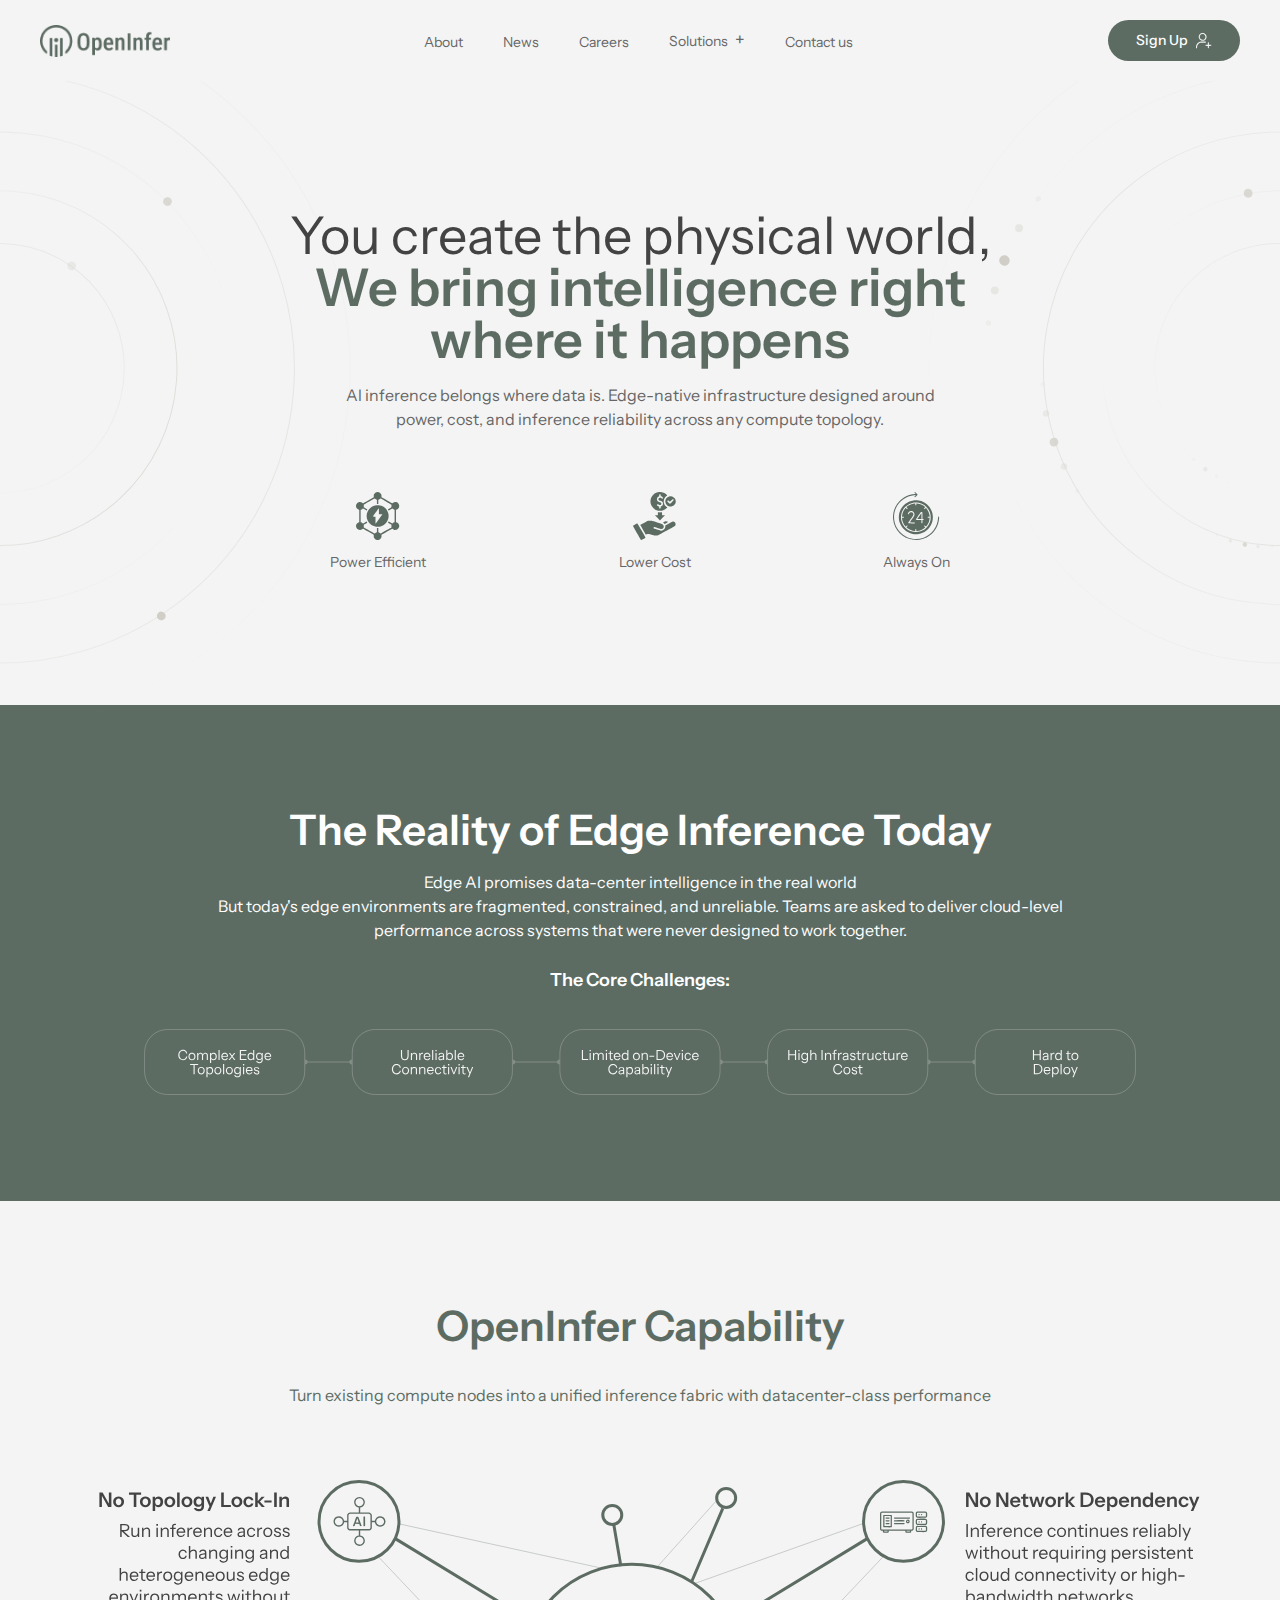
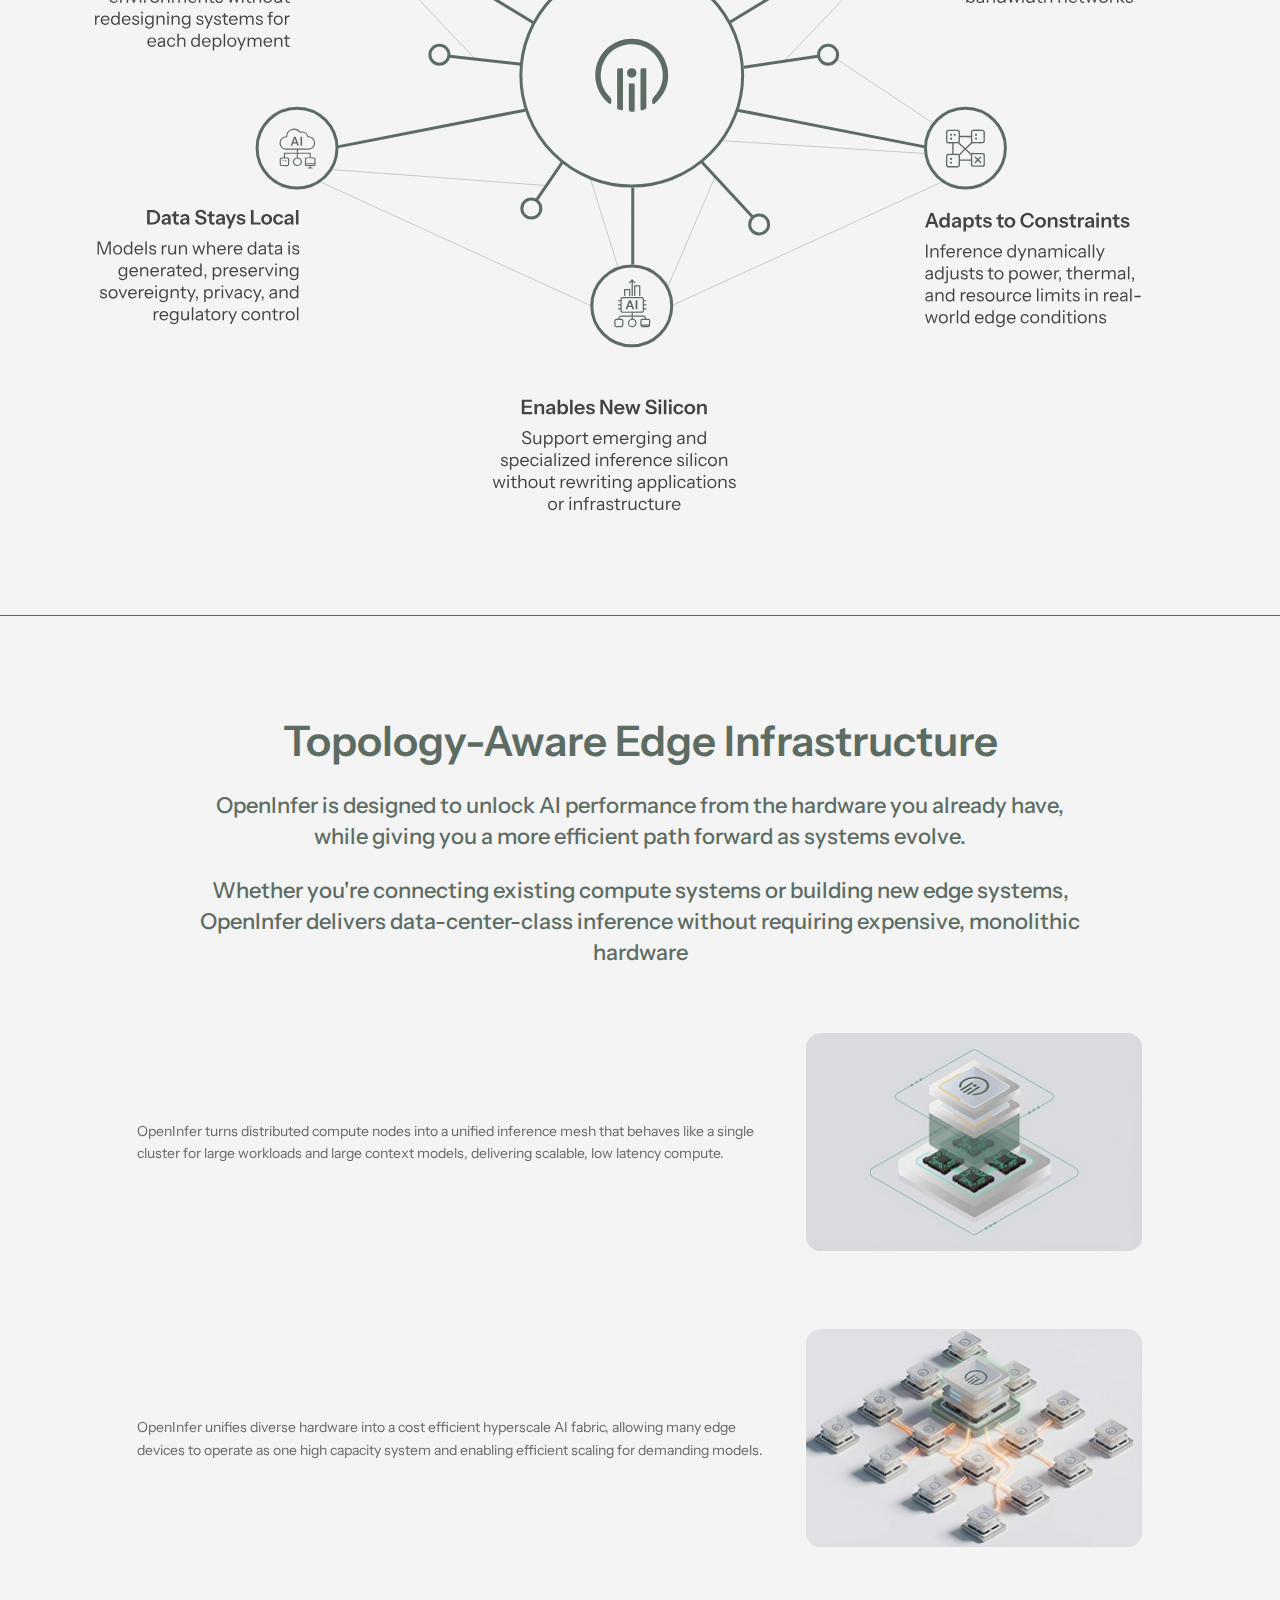
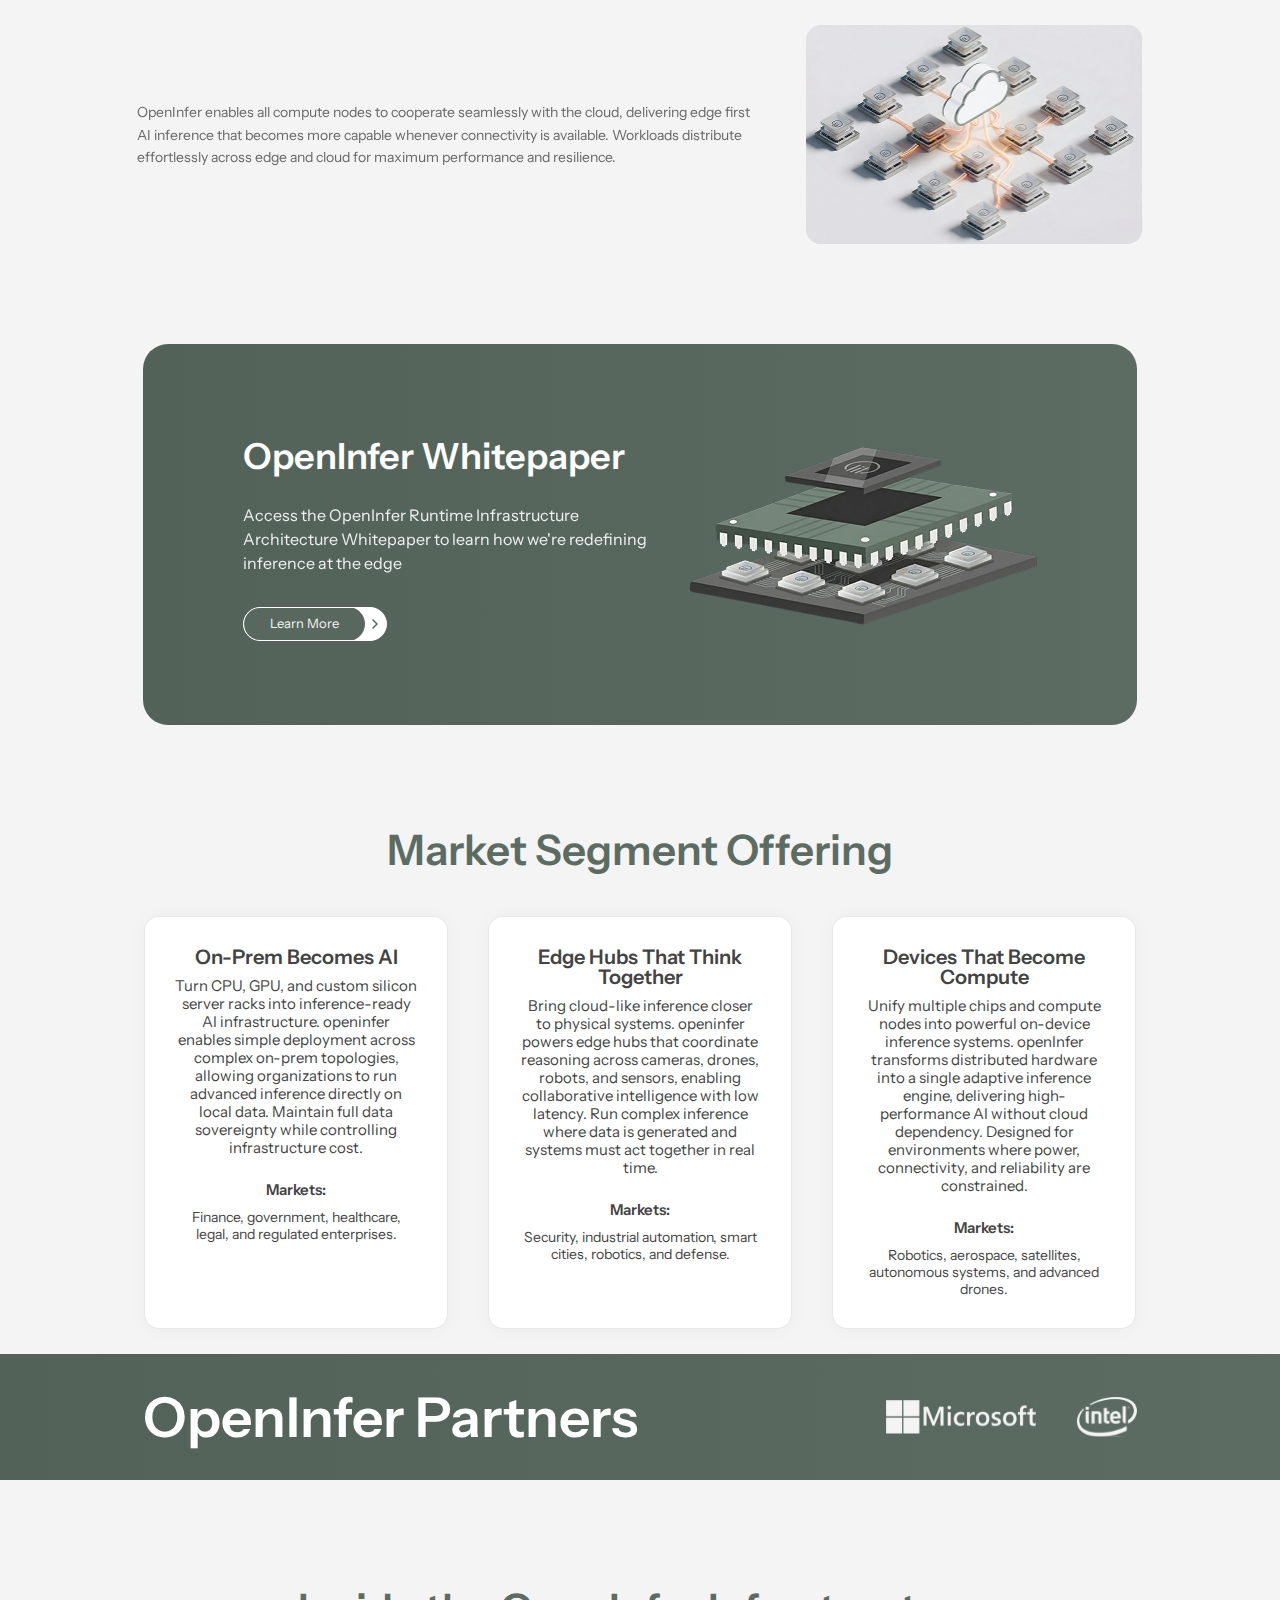
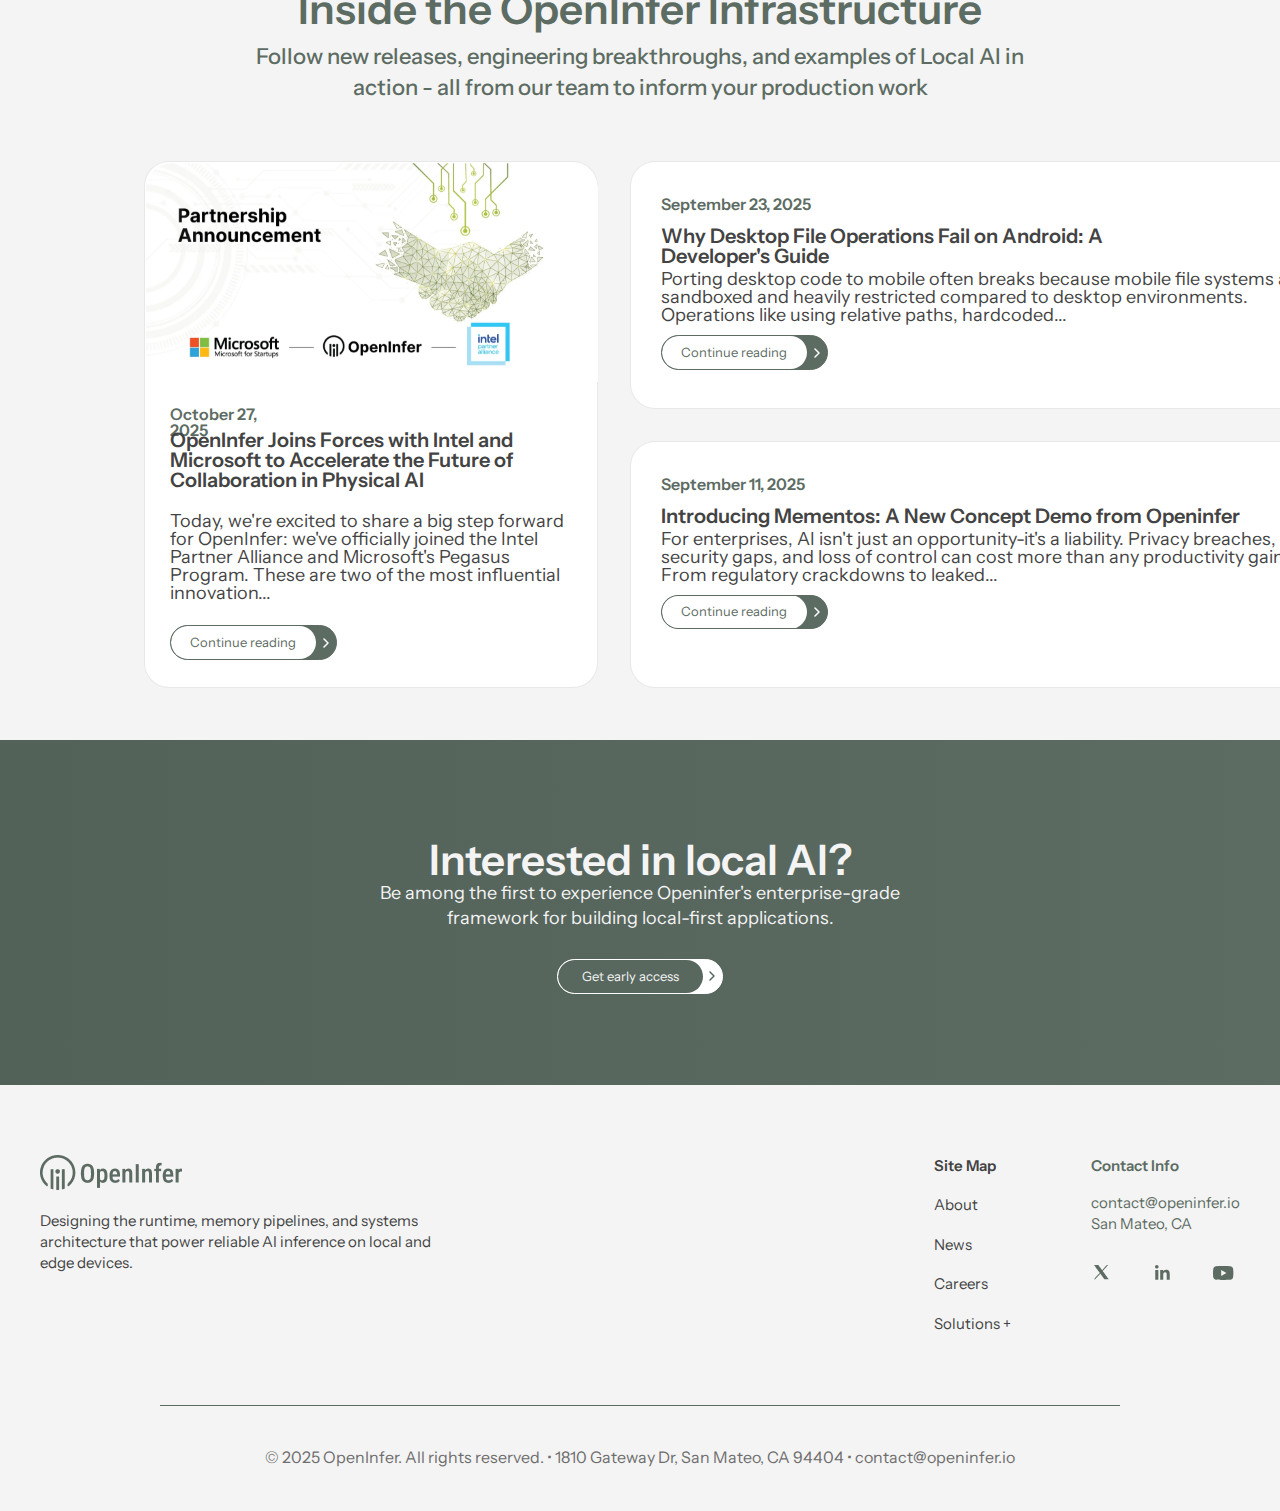
<file: index.html>
<!DOCTYPE html>
<html lang="en">
<head>
    <meta charset="UTF-8">
    <meta name="viewport" content="width=device-width, initial-scale=1.0">
    <title>OpenInfer - Local AI Infrastructure</title>
    <link rel="icon" type="image/x-icon" href="assets/favicon.ico">
    <link rel="icon" type="image/png" sizes="32x32" href="assets/favicon-32x32.png">
    <link rel="icon" type="image/png" sizes="16x16" href="assets/favicon-16x16.png">
    <link rel="apple-touch-icon" sizes="180x180" href="assets/apple-touch-icon.png">
    <link rel="preconnect" href="https://fonts.googleapis.com">
    <link rel="preconnect" href="https://fonts.gstatic.com" crossorigin>
    <link href="https://fonts.googleapis.com/css2?family=Instrument+Sans:wght@400;500;600;700&display=swap" rel="stylesheet">
    <link rel="stylesheet" href="common.css">
    <link rel="stylesheet" href="styles.css">
</head>
<body>

    <nav class="navbar">
        <div class="nav-container">
            <div class="logo">
                <img src="assets/Logo.png" alt="OpenInfer Logo" />
            </div>
            <ul class="nav-menu">
                <li><a href="about.html">About</a></li>
                <li><a href="news.html">News</a></li>
                <li><a href="careers.html">Careers</a></li>
                <li><a href="index.html#solutions">Solutions <span class="plus-icon">+</span></a></li>
                <li><a href="index.html#contact">Contact us</a></li>
            </ul>
            <a href="signup.html" class="sign-up-btn">
                <span>Sign Up</span>
                <img src="assets/Group.svg" alt="Group Icon" class="btn-icon" />
            </a>
        </div>
    </nav>

    <!-- Hero Section -->
    <section class="hero-section">
        <div class="hero-animation hero-animation-left">
            <img src="assets/animation.svg" alt="Background Animation" class="hero-animation-svg" />
        </div>
        <div class="hero-animation hero-animation-right">
            <img src="assets/animation.svg" alt="Background Animation" class="hero-animation-svg" />
        </div>
        <div class="hero-content">
            <h1 class="hero-title">You create the physical world,<br><span class="hero-title-highlight">We bring intelligence right<br>where it happens</span></h1>
            <p class="hero-subtitle">Al inference belongs where data is. Edge-native infrastructure designed around power, cost, and inference reliability across any compute topology.</p>
            <div class="hero-features">
                <div class="feature-item">
                    <div class="feature-icon">
                        <img src="assets/power-efficient-icon.svg" alt="Power Efficient" />
                    </div>
                    <p>Power Efficient</p>
                </div>
                <div class="feature-item">
                    <div class="feature-icon">
                        <img src="assets/lower-cost-icon.svg" alt="Lower Cost" />
                    </div>
                    <p>Lower Cost</p>
                </div>
                <div class="feature-item">
                    <div class="feature-icon">
                        <img src="assets/always-on-icon.svg" alt="Always On" />
                    </div>
                    <p>Always On</p>
                </div>
            </div>
        </div>
    </section>

    <!-- Reality of Edge Section -->
    <section class="reality-section">
        <div class="section-content">
            <h2 class="section-title">The Reality of Edge Inference Today</h2>
            <p class="section-description">Edge AI promises data-center intelligence in the real world<br>But today's edge environments are fragmented, constrained, and unreliable. Teams are asked to deliver cloud-level<br>performance across systems that were never designed to work together.</p>
            <div class="challenges-title">The Core Challenges:</div>
            <div class="challenges-diagram">
                <img src="assets/Group 2629.svg" alt="Core Challenges Diagram" class="challenges-image">
            </div>
        </div>
    </section>

    <!-- OpenInfer Capability Section -->
    <section class="capability-section">
        <div class="section-content">
            <h2 class="section-title">OpenInfer Capability</h2>
            <p class="section-description">Turn existing compute nodes into a unified inference fabric with datacenter-class performance</p>
            
            <div class="capability-diagram">
                <img src="assets/solution-diagram.svg" alt="OpenInfer Solution Diagram" class="solution-diagram-img" />
            </div>
        </div>
    </section>

    <!-- Topology-Aware Edge Infrastructure Section -->
    <section class="topology-section">
        <div class="section-content">
            <h2 class="section-title">Topology-Aware Edge Infrastructure</h2>
            <p class="section-description">OpenInfer is designed to unlock AI performance from the hardware you already have, while giving you a more efficient path forward as systems evolve.</p>
            <p class="section-subdescription">Whether you're connecting existing compute systems or building new edge systems, OpenInfer delivers data-center-class inference without requiring expensive, monolithic hardware</p>
            
            <div class="topology-cards">
                <div class="topology-card">
                    <p>OpenInfer turns distributed compute nodes into a unified inference mesh that behaves like a single cluster for large workloads and large context models, delivering scalable, low latency compute.</p>
                    <div class="topology-image">
                        <img src="assets/Group 2644.png" alt="Compute Node Mesh">
                    </div>
                </div>

                <div class="topology-card">
                    <p>OpenInfer unifies diverse hardware into a cost efficient hyperscale AI fabric, allowing many edge devices to operate as one high capacity system and enabling efficient scaling for demanding models.</p>
                    <div class="topology-image">
                        <img src="assets/Group 2643.png" alt="Hyperscalar for Edge">
                    </div>
                </div>

                <div class="topology-card">
                    <p>OpenInfer enables all compute nodes to cooperate seamlessly with the cloud, delivering edge first AI inference that becomes more capable whenever connectivity is available. Workloads distribute effortlessly across edge and cloud for maximum performance and resilience.</p>
                    <div class="topology-image">
                        <img src="assets/Group 2642.png" alt="Seamless Edge to Cloud">
                    </div>
                </div>
            </div>
        </div>
    </section>

    <!-- OpenInfer Whitepaper Card -->
    <section class="whitepaper-section">
        <div class="whitepaper-card">
            <div class="whitepaper-content">
                <h2>OpenInfer Whitepaper</h2>
                <p>Access the OpenInfer Runtime Infrastructure Architecture Whitepaper to learn how we're redefining inference at the edge</p>
                <a href="#" class="whitepaper-link">
                    <span class="whitepaper-text">Learn More</span>
                    <div class="whitepaper-arrow">
                        <svg width="12" height="12" viewBox="0 0 12 12" fill="none" xmlns="http://www.w3.org/2000/svg">
                            <path d="M4 2L8 6L4 10" stroke="#59685f" stroke-width="1.5" stroke-linecap="round" stroke-linejoin="round"/>
                        </svg>
                    </div>
                </a>
            </div>
            <div class="whitepaper-image">
                <img src="assets/unnamed@3x 2.png" alt="Whitepaper">
            </div>
        </div>
    </section>

    <!-- Market Segment Offering Section -->
    <section class="market-section" id="solutions">
        <div class="section-content">
            <h2 class="section-title">Market Segment Offering</h2>
            
            <div class="market-grid">
                <div class="market-card">
                    <h3>On-Prem Becomes AI</h3>
                    <p>Turn CPU, GPU, and custom silicon server racks into inference-ready AI infrastructure. openinfer enables simple deployment across complex on-prem topologies, allowing organizations to run advanced inference directly on local data. Maintain full data sovereignty while controlling infrastructure cost.</p>
                    <div class="market-tags">
                        <strong>Markets:</strong>
                        <span>Finance, government, healthcare, legal, and regulated enterprises.</span>
                    </div>
                </div>

                <div class="market-card">
                    <h3>Edge Hubs That Think Together</h3>
                    <p>Bring cloud-like inference closer to physical systems. openinfer powers edge hubs that coordinate reasoning across cameras, drones, robots, and sensors, enabling collaborative intelligence with low latency. Run complex inference where data is generated and systems must act together in real time.</p>
                    <div class="market-tags">
                        <strong>Markets:</strong>
                        <span>Security, industrial automation, smart cities, robotics, and defense.</span>
                    </div>
                </div>

                <div class="market-card">
                    <h3>Devices That Become Compute</h3>
                    <p>Unify multiple chips and compute nodes into powerful on-device inference systems. openInfer transforms distributed hardware into a single adaptive inference engine, delivering high-performance AI without cloud dependency. Designed for environments where power, connectivity, and reliability are constrained.</p>
                    <div class="market-tags">
                        <strong>Markets:</strong>
                        <span>Robotics, aerospace, satellites, autonomous systems, and advanced drones.</span>
                    </div>
                </div>
            </div>
        </div>
    </section>

    <!-- OpenInfer Partners Section -->
    <section class="partners-section">
        <div class="partners-content">
            <h2>OpenInfer Partners</h2>
            <div class="partners-logos">
                <img src="assets/Frame 1597882079.svg" alt="OpenInfer Partners" class="partners-image">
            </div>
        </div>
    </section>

    <!-- Inside OpenInfer Infrastructure Section -->
    <section class="infrastructure-section">
        <div class="section-content">
            <h2 class="section-title">Inside the OpenInfer Infrastructure</h2>
            <p class="section-description">Follow new releases, engineering breakthroughs, and examples of Local AI in action - all from our team to inform your production work</p>
            
            <div class="blog-grid">
                <div class="blog-card partnership-card">
                    <img src="assets/Introducing Mementos- A New Concept Demo from OpenInfer 1.svg" alt="Introducing Mementos" class="partnership-image">
                    <div class="blog-content">
                        <span class="partnership-date">October 27, 2025</span>
                        <h3 class="partnership-title">OpenInfer Joins Forces with Intel and Microsoft to Accelerate the Future of Collaboration in Physical AI</h3>
                        <p class="partnership-description">Today, we're excited to share a big step forward for OpenInfer: we've officially joined the Intel Partner Alliance and Microsoft's Pegasus Program. These are two of the most influential innovation...</p>
                        <a href="#" class="partnership-button">
                            <span class="button-text">Continue reading</span>
                            <div class="button-arrow">
                                <svg width="12" height="12" viewBox="0 0 12 12" fill="none" xmlns="http://www.w3.org/2000/svg">
                                    <path d="M4 2L8 6L4 10" stroke="white" stroke-width="1.5" stroke-linecap="round" stroke-linejoin="round"/>
                                </svg>
                            </div>
                        </a>
                    </div>
                </div>

                <div class="blog-card technical-card">
                    <span class="technical-date">September 23, 2025</span>
                    <h3 class="technical-title">Why Desktop File Operations Fail on Android: A Developer's Guide</h3>
                    <p class="technical-description">Porting desktop code to mobile often breaks because mobile file systems are sandboxed and heavily restricted compared to desktop environments. Operations like using relative paths, hardcoded...</p>
                    <a href="#" class="partnership-button">
                        <span class="button-text">Continue reading</span>
                        <div class="button-arrow">
                            <svg width="12" height="12" viewBox="0 0 12 12" fill="none" xmlns="http://www.w3.org/2000/svg">
                                <path d="M4 2L8 6L4 10" stroke="white" stroke-width="1.5" stroke-linecap="round" stroke-linejoin="round"/>
                            </svg>
                        </div>
                    </a>
                </div>

                <div class="blog-card casestudy-card">
                    <span class="casestudy-date">September 11, 2025</span>
                    <h3 class="casestudy-title">Introducing Mementos: A New Concept Demo from Openinfer</h3>
                    <p class="casestudy-description">For enterprises, AI isn't just an opportunity-it's a liability. Privacy breaches, security gaps, and loss of control can cost more than any productivity gains. From regulatory crackdowns to leaked...</p>
                    <a href="#" class="partnership-button">
                        <span class="button-text">Continue reading</span>
                        <div class="button-arrow">
                            <svg width="12" height="12" viewBox="0 0 12 12" fill="none" xmlns="http://www.w3.org/2000/svg">
                                <path d="M4 2L8 6L4 10" stroke="white" stroke-width="1.5" stroke-linecap="round" stroke-linejoin="round"/>
                            </svg>
                        </div>
                    </a>
                </div>
            </div>
        </div>
    </section>

    <!-- Interested in Local AI Section -->
    <section class="local-ai-section">
        <div class="local-ai-content">
            <h2>Interested in local Al?</h2>
            <p>Be among the first to experience Openinfer's enterprise-grade framework for building local-first applications.</p>
            <a href="#" class="cta-button">
                <span class="cta-text">Get early access</span>
                <div class="cta-arrow">
                    <svg width="12" height="12" viewBox="0 0 12 12" fill="none" xmlns="http://www.w3.org/2000/svg">
                        <path d="M4 2L8 6L4 10" stroke="#59685f" stroke-width="1.5" stroke-linecap="round" stroke-linejoin="round"/>
                    </svg>
                </div>
            </a>
        </div>
    </section>

    <!-- Footer Section -->
    <footer class="footer-section" id="contact">
        <div class="footer-content">
            <div class="footer-brand">
                <div class="footer-logo">
                    <img src="assets/Logo.png" alt="OpenInfer Logo">
                </div>
                <p>Designing the runtime, memory pipelines, and systems architecture that power reliable AI inference on local and edge devices.</p>
            </div>
            
            <div class="footer-links">
                <div class="footer-column">
                    <h4>Site Map</h4>
                    <ul>
                        <li><a href="about.html">About</a></li>
                        <li><a href="news.html">News</a></li>
                        <li><a href="careers.html">Careers</a></li>
                        <li><a href="index.html#solutions">Solutions +</a></li>
                    </ul>
                </div>
                
                <div class="footer-column contact-column">
                    <h4>Contact Info</h4>
                    <div class="contact-info">
                        <p>contact@openinfer.io</p>
                        <p>San Mateo, CA</p>
                    </div>
                    <div class="social-links">
                        <a href="#" aria-label="Social 1">
                            <img src="assets/Vector (1).svg" alt="Social Icon 1">
                        </a>
                        <a href="#" aria-label="Social 2">
                            <img src="assets/Vector.svg" alt="Social Icon 2">
                        </a>
                        <a href="#" aria-label="Social 3">
                            <img src="assets/Subtract.svg" alt="Social Icon 3">
                        </a>
                    </div>
                </div>
            </div>
        </div>
    </footer>

    <!-- Copyright Section -->
    <section class="copyright-section">
        <div class="copyright-content">
            <p>© 2025 OpenInfer. All rights reserved. • 1810 Gateway Dr, San Mateo, CA 94404 • contact@openinfer.io</p>
        </div>
    </section>

    <script src="common.js"></script>
</body>
</html>
</file>
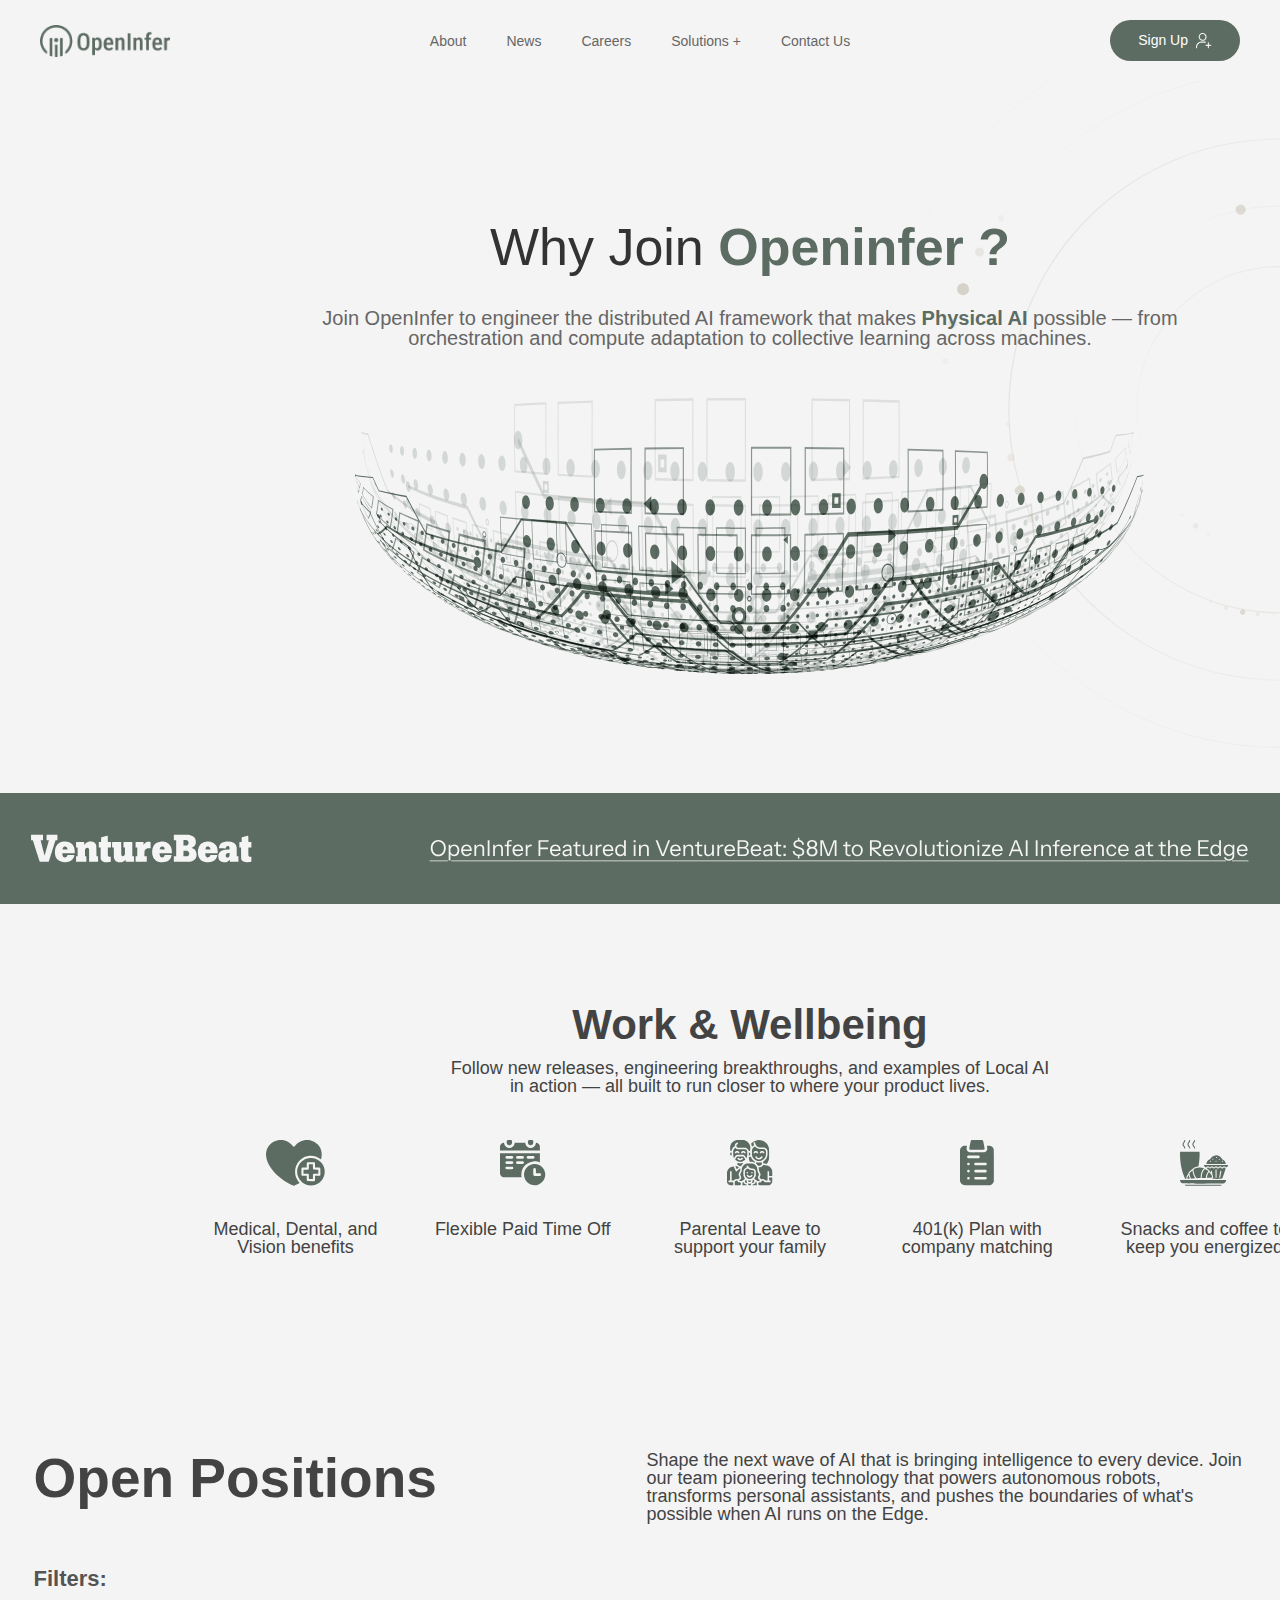
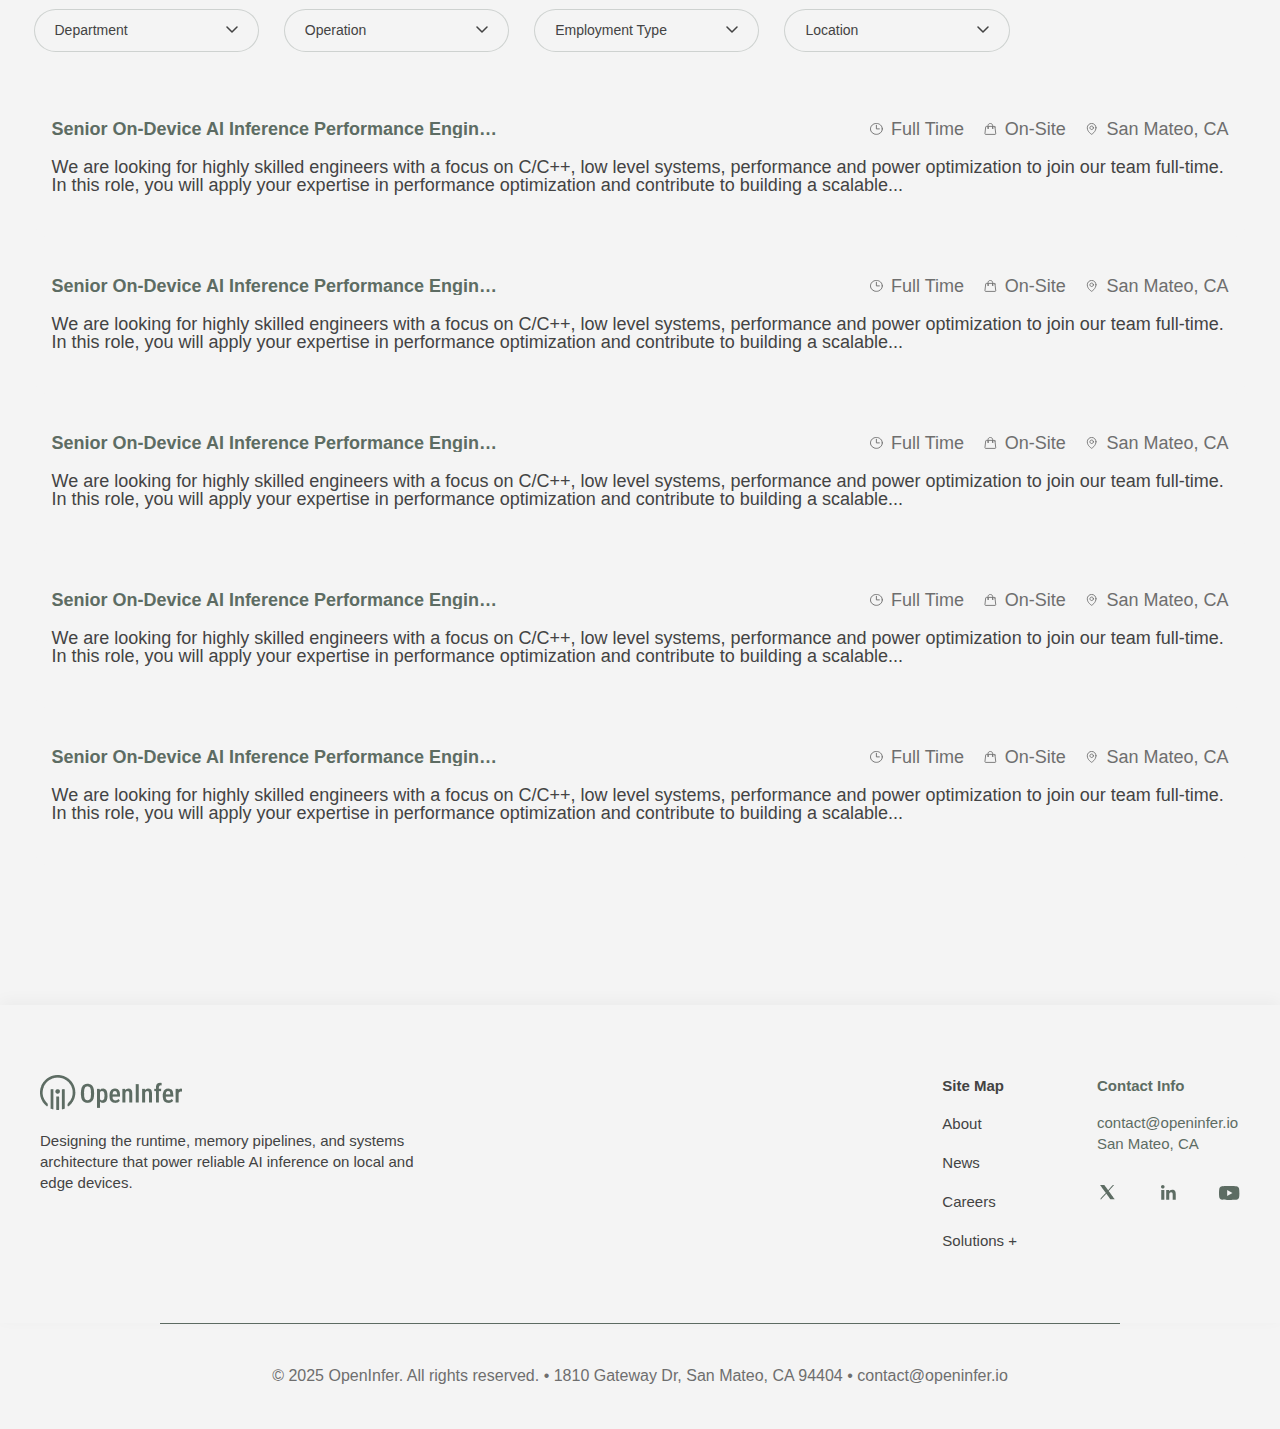
<file: careers.html>
<!DOCTYPE html>
<html lang="en">
<head>
    <meta charset="UTF-8">
    <meta name="viewport" content="width=device-width, initial-scale=1.0">
    <title>Careers - OpenInfer</title>
    <link rel="icon" type="image/x-icon" href="assets/favicon.ico">
    <link rel="icon" type="image/png" sizes="32x32" href="assets/favicon-32x32.png">
    <link rel="icon" type="image/png" sizes="16x16" href="assets/favicon-16x16.png">
    <link rel="apple-touch-icon" sizes="180x180" href="assets/apple-touch-icon.png">
    <link rel="stylesheet" href="common.css">
    <link rel="stylesheet" href="careers-styles.css">
</head>
<body>
    <nav class="navbar">
        <div class="nav-container">
            <a href="index.html" class="nav-logo">
                <img src="assets/Logo.png" alt="OpenInfer Logo">
            </a>
            <ul class="nav-menu">
                <li class="nav-item"><a href="about.html" class="nav-link">About</a></li>
                <li class="nav-item"><a href="news.html" class="nav-link">News</a></li>
                <li class="nav-item"><a href="careers.html" class="nav-link">Careers</a></li>
                <li class="nav-item"><a href="index.html#solutions" class="nav-link">Solutions +</a></li>
                <li class="nav-item"><a href="index.html#contact" class="nav-link">Contact Us</a></li>
            </ul>
            <a href="signup.html" class="signup-btn">
                <span>Sign Up</span>
                <img src="assets/Group.svg" alt="Group Icon" class="btn-icon" />
            </a>
        </div>
    </nav>

    <!-- Main Content -->
    <main class="careers-main">
        <!-- Hero Section with Animation -->
        <section class="hero-section">
            <div class="hero-container">
                <h1 class="hero-title">Why Join <span class="hero-highlight">Openinfer ?</span></h1>
                <p class="hero-description">Join OpenInfer to engineer the distributed AI framework that makes <span class="physical-ai">Physical AI</span> possible — from orchestration and compute adaptation to collective learning across machines.</p>
                <div class="hero-image">
                    <img src="assets/Group 2516.svg" alt="Compute Node Mesh">
                </div>
            </div>
        </section>

        <!-- VentureBeat Section -->
        <section class="venturebeat-section">
            <div class="venturebeat-content">
                <img src="assets/Frame 1597882077.svg" alt="VentureBeat Feature" class="venturebeat-image">
            </div>
        </section>

        <!-- Work & Wellbeing Section -->
        <section class="work-wellbeing-section">
            <div class="work-wellbeing-header">
                <h2 class="section-title">Work & Wellbeing</h2>
                <p class="section-description">Follow new releases, engineering breakthroughs, and examples of Local AI in action — all built to run closer to where your product lives.</p>
            </div>
            
            <div class="benefits-grid">
                <div class="benefit-item">
                    <div class="benefit-icon">
                        <img src="assets/Group (1).svg" alt="Medical, Dental, and Vision benefits">
                    </div>
                    <h3>Medical, Dental, and Vision benefits</h3>
                </div>
                
                <div class="benefit-item">
                    <div class="benefit-icon">
                        <img src="assets/Group (2).svg" alt="Flexible Paid Time Off">
                    </div>
                    <h3>Flexible Paid Time Off</h3>
                </div>
                
                <div class="benefit-item">
                    <div class="benefit-icon">
                        <img src="assets/Group (3).svg" alt="Parental Leave to support your family">
                    </div>
                    <h3>Parental Leave to support your family</h3>
                </div>
                
                <div class="benefit-item">
                    <div class="benefit-icon">
                        <img src="assets/Group (4).svg" alt="401(k) Plan with company matching">
                    </div>
                    <h3>401(k) Plan with company matching</h3>
                </div>
                
                <div class="benefit-item">
                    <div class="benefit-icon">
                        <img src="assets/Group (5).svg" alt="Snacks and coffee to keep you energized">
                    </div>
                    <h3>Snacks and coffee to keep you energized</h3>
                </div>
            </div>
        </section>

        <!-- Open Positions Section -->
        <section class="open-positions-section">
            <div class="positions-header">
                <h2>Open Positions</h2>
                <div class="positions-description">
                    <p>Shape the next wave of AI that is bringing intelligence to every device. Join our team pioneering technology that powers autonomous robots, transforms personal assistants, and pushes the boundaries of what's possible when AI runs on the Edge.</p>
                </div>
            </div>
            
            <div class="filters-container">
                <div class="filters-label">Filters:</div>
                <div class="filters-row">
                    <select class="filter-select">
                        <option>Department</option>
                    </select>
                    <select class="filter-select">
                        <option>Operation</option>
                    </select>
                    <select class="filter-select">
                        <option>Employment Type</option>
                    </select>
                    <select class="filter-select">
                        <option>Location</option>
                    </select>
                </div>
            </div>

            <div class="positions-list">
                <div class="position-card">
                    <div class="position-card-header">
                        <h3>Senior On-Device AI Inference Performance Engineer</h3>
                        <div class="position-meta">
                            <span class="meta-item"><img src="assets/Fulltime.svg" alt=""> Full Time</span>
                            <span class="meta-item"><img src="assets/onsite.svg" alt=""> On-Site</span>
                            <span class="meta-item"><img src="assets/location.svg" alt=""> San Mateo, CA</span>
                        </div>
                    </div>
                    <p>We are looking for highly skilled engineers with a focus on C/C++, low level systems, performance and power optimization to join our team full-time. In this role, you will apply your expertise in performance optimization and contribute to building a scalable...</p>
                    <a href="#" class="view-more">View Role <svg width="16" height="16" viewBox="0 0 16 16" fill="none" xmlns="http://www.w3.org/2000/svg"><path d="M6 3L11 8L6 13" stroke="#5D6C63" stroke-width="2" stroke-linecap="round" stroke-linejoin="round"/></svg></a>
                </div>

                <div class="position-card">
                    <div class="position-card-header">
                        <h3>Senior On-Device AI Inference Performance Engineer</h3>
                        <div class="position-meta">
                            <span class="meta-item"><img src="assets/Fulltime.svg" alt=""> Full Time</span>
                            <span class="meta-item"><img src="assets/onsite.svg" alt=""> On-Site</span>
                            <span class="meta-item"><img src="assets/location.svg" alt=""> San Mateo, CA</span>
                        </div>
                    </div>
                    <p>We are looking for highly skilled engineers with a focus on C/C++, low level systems, performance and power optimization to join our team full-time. In this role, you will apply your expertise in performance optimization and contribute to building a scalable...</p>
                    <a href="#" class="view-more">View Role <svg width="16" height="16" viewBox="0 0 16 16" fill="none" xmlns="http://www.w3.org/2000/svg"><path d="M6 3L11 8L6 13" stroke="#5D6C63" stroke-width="2" stroke-linecap="round" stroke-linejoin="round"/></svg></a>
                </div>

                <div class="position-card">
                    <div class="position-card-header">
                        <h3>Senior On-Device AI Inference Performance Engineer</h3>
                        <div class="position-meta">
                            <span class="meta-item"><img src="assets/Fulltime.svg" alt=""> Full Time</span>
                            <span class="meta-item"><img src="assets/onsite.svg" alt=""> On-Site</span>
                            <span class="meta-item"><img src="assets/location.svg" alt=""> San Mateo, CA</span>
                        </div>
                    </div>
                    <p>We are looking for highly skilled engineers with a focus on C/C++, low level systems, performance and power optimization to join our team full-time. In this role, you will apply your expertise in performance optimization and contribute to building a scalable...</p>
                    <a href="#" class="view-more">View Role <svg width="16" height="16" viewBox="0 0 16 16" fill="none" xmlns="http://www.w3.org/2000/svg"><path d="M6 3L11 8L6 13" stroke="#5D6C63" stroke-width="2" stroke-linecap="round" stroke-linejoin="round"/></svg></a>
                </div>

                <div class="position-card">
                    <div class="position-card-header">
                        <h3>Senior On-Device AI Inference Performance Engineer</h3>
                        <div class="position-meta">
                            <span class="meta-item"><img src="assets/Fulltime.svg" alt=""> Full Time</span>
                            <span class="meta-item"><img src="assets/onsite.svg" alt=""> On-Site</span>
                            <span class="meta-item"><img src="assets/location.svg" alt=""> San Mateo, CA</span>
                        </div>
                    </div>
                    <p>We are looking for highly skilled engineers with a focus on C/C++, low level systems, performance and power optimization to join our team full-time. In this role, you will apply your expertise in performance optimization and contribute to building a scalable...</p>
                    <a href="#" class="view-more">View Role <svg width="16" height="16" viewBox="0 0 16 16" fill="none" xmlns="http://www.w3.org/2000/svg"><path d="M6 3L11 8L6 13" stroke="#5D6C63" stroke-width="2" stroke-linecap="round" stroke-linejoin="round"/></svg></a>
                </div>

                <div class="position-card">
                    <div class="position-card-header">
                        <h3>Senior On-Device AI Inference Performance Engineer</h3>
                        <div class="position-meta">
                            <span class="meta-item"><img src="assets/Fulltime.svg" alt=""> Full Time</span>
                            <span class="meta-item"><img src="assets/onsite.svg" alt=""> On-Site</span>
                            <span class="meta-item"><img src="assets/location.svg" alt=""> San Mateo, CA</span>
                        </div>
                    </div>
                    <p>We are looking for highly skilled engineers with a focus on C/C++, low level systems, performance and power optimization to join our team full-time. In this role, you will apply your expertise in performance optimization and contribute to building a scalable...</p>
                    <a href="#" class="view-more">View Role <svg width="16" height="16" viewBox="0 0 16 16" fill="none" xmlns="http://www.w3.org/2000/svg"><path d="M6 3L11 8L6 13" stroke="#5D6C63" stroke-width="2" stroke-linecap="round" stroke-linejoin="round"/></svg></a>
                </div>
            </div>
        </section>
    </main>

    <!-- Footer -->
    <footer class="footer-section footer-with-shadow">
        <div class="footer-content">
            <div class="footer-brand">
                <div class="footer-logo">
                    <img src="assets/Logo.png" alt="OpenInfer Logo">
                </div>
                <p>Designing the runtime, memory pipelines, and systems architecture that power reliable AI inference on local and edge devices.</p>
            </div>
            
            <div class="footer-links">
                <div class="footer-column">
                    <h4>Site Map</h4>
                    <ul>
                        <li><a href="about.html">About</a></li>
                        <li><a href="news.html">News</a></li>
                        <li><a href="careers.html">Careers</a></li>
                        <li><a href="index.html#solutions">Solutions +</a></li>
                    </ul>
                </div>
                
                <div class="footer-column contact-column">
                    <h4>Contact Info</h4>
                    <div class="contact-info">
                        <p>contact@openinfer.io</p>
                        <p>San Mateo, CA</p>
                    </div>
                    <div class="social-links">
                        <a href="#" aria-label="Social 1">
                            <img src="assets/Vector (1).svg" alt="Social Icon 1">
                        </a>
                        <a href="#" aria-label="Social 2">
                            <img src="assets/Vector.svg" alt="Social Icon 2">
                        </a>
                        <a href="#" aria-label="Social 3">
                            <img src="assets/Subtract.svg" alt="Social Icon 3">
                        </a>
                    </div>
                </div>
            </div>
        </div>
    </footer>

    <!-- Copyright Section -->
    <section class="copyright-section">
        <div class="copyright-content">
            <p>&copy; 2025 OpenInfer. All rights reserved. &bull; 1810 Gateway Dr, San Mateo, CA 94404 &bull; contact@openinfer.io</p>
        </div>
    </section>

    <script src="common.js"></script>
</body>
</html>
</file>
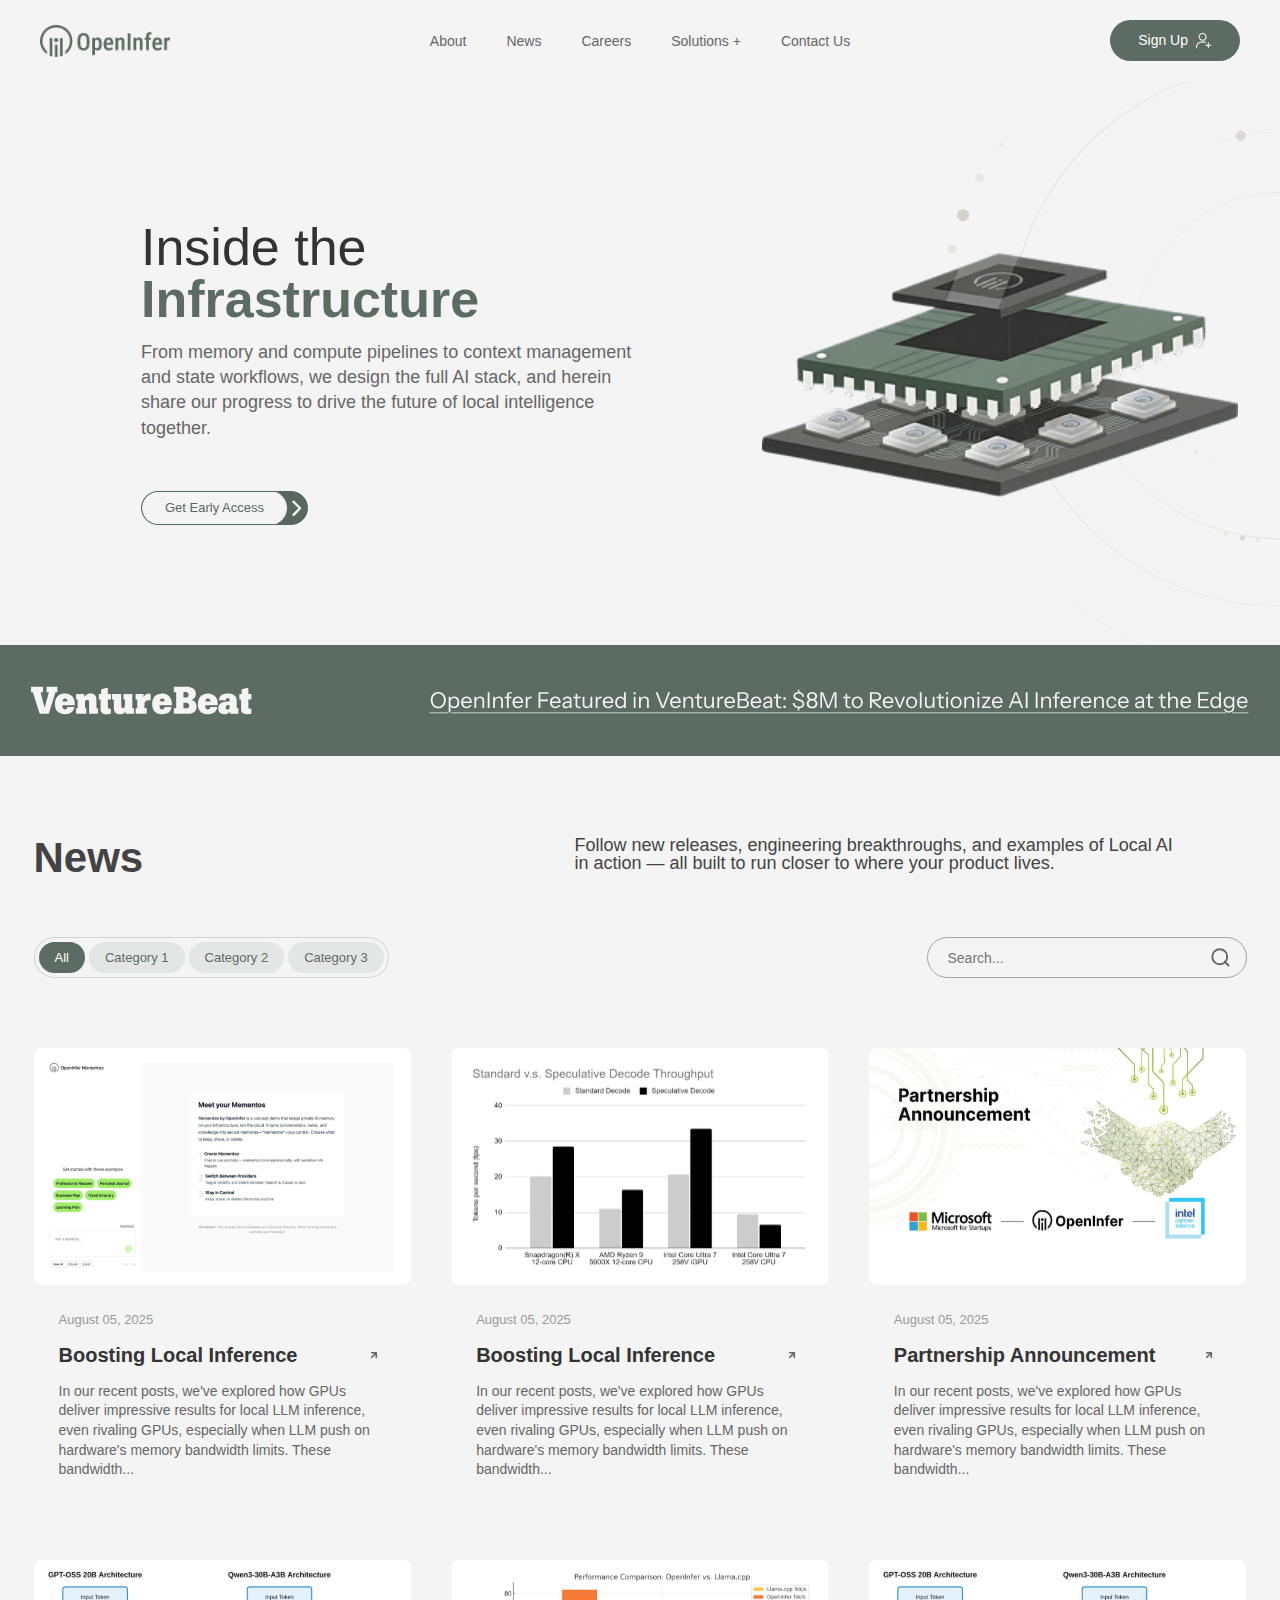
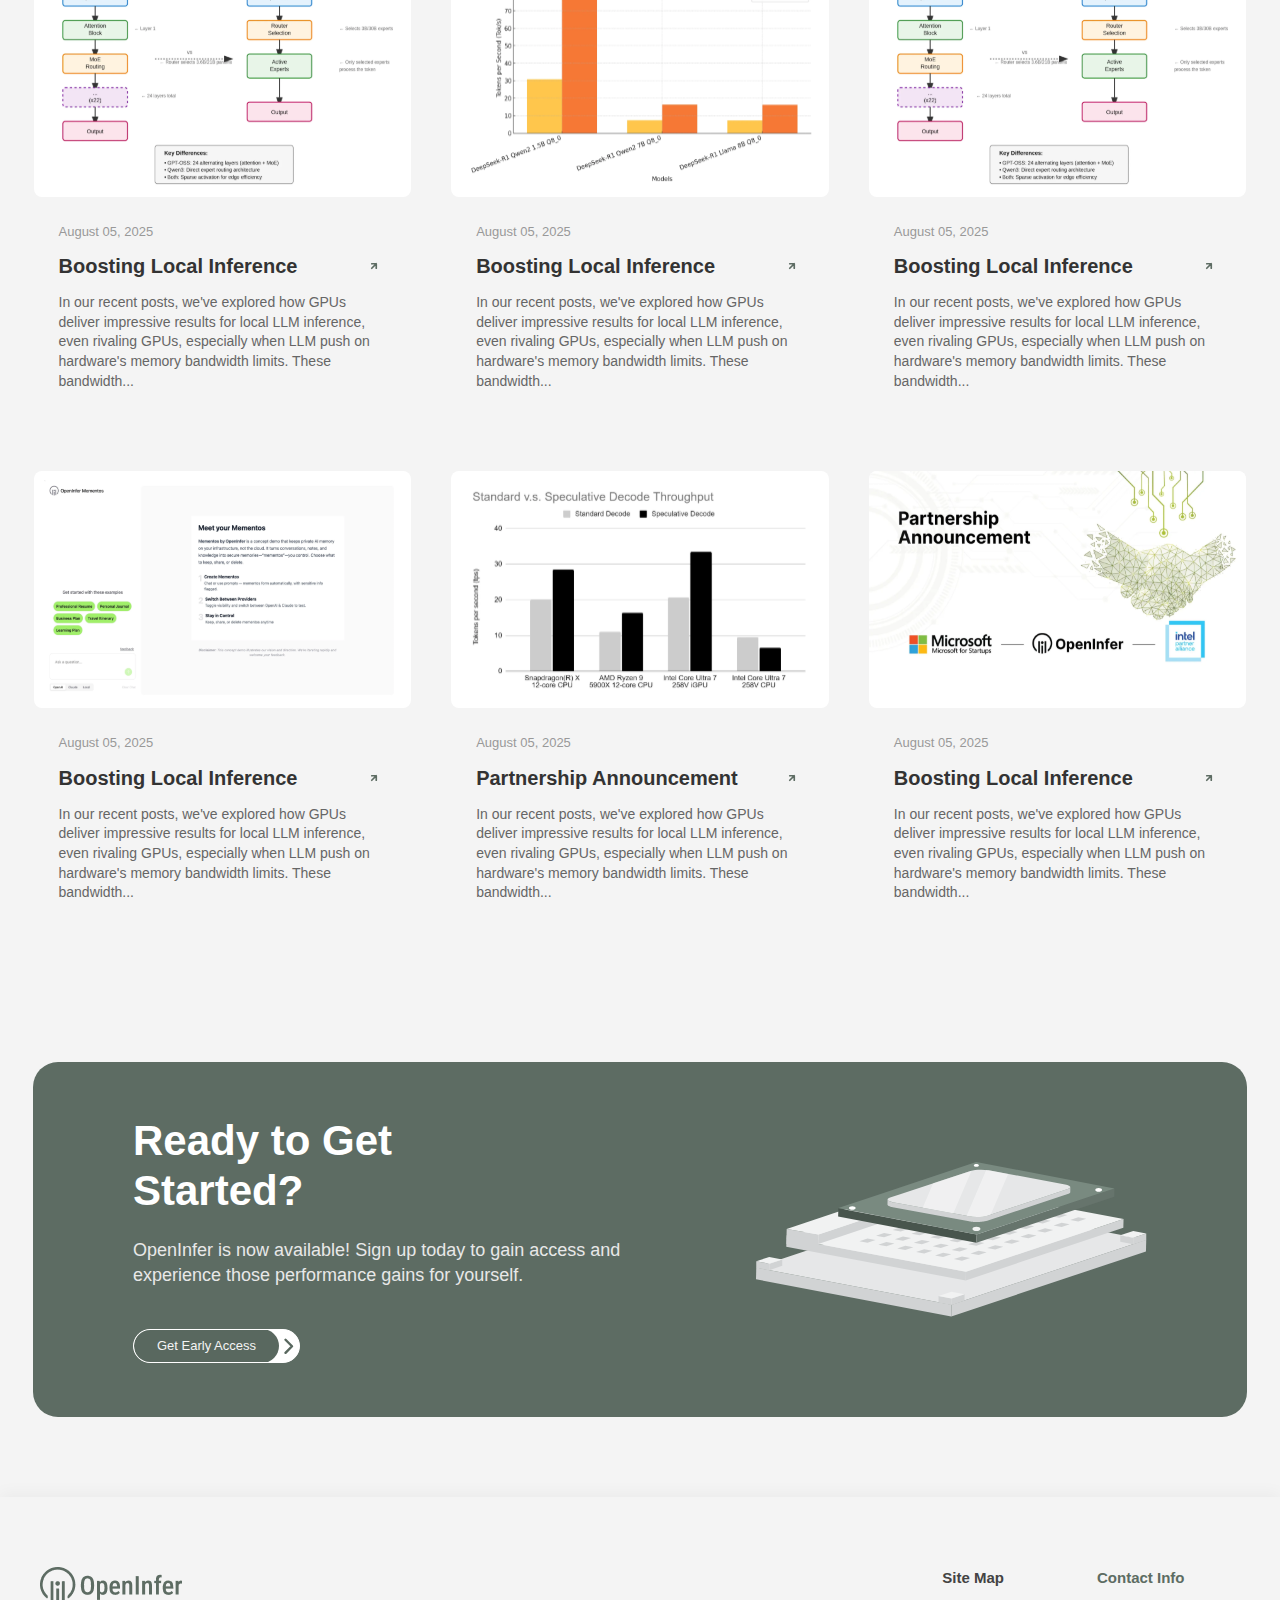
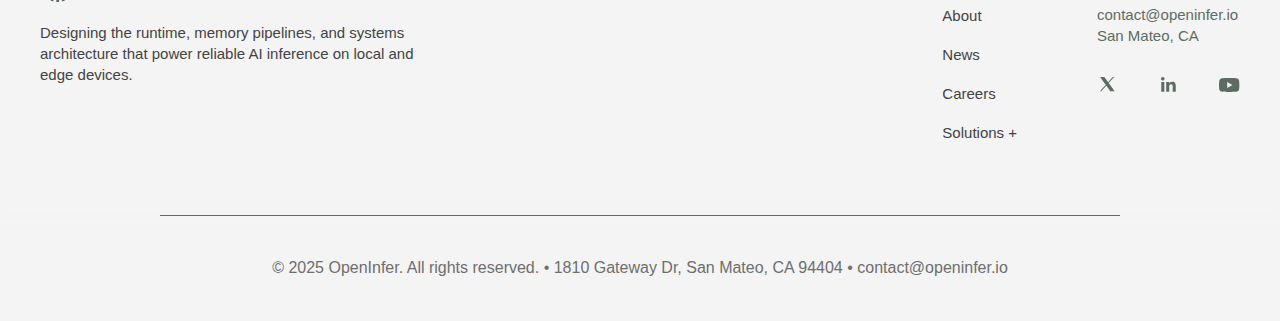
<file: news.html>
<!DOCTYPE html>
<html lang="en">
<head>
    <meta charset="UTF-8">
    <meta name="viewport" content="width=device-width, initial-scale=1.0">
    <title>News - OpenInfer</title>
    <link rel="icon" type="image/x-icon" href="assets/favicon.ico">
    <link rel="icon" type="image/png" sizes="32x32" href="assets/favicon-32x32.png">
    <link rel="icon" type="image/png" sizes="16x16" href="assets/favicon-16x16.png">
    <link rel="apple-touch-icon" sizes="180x180" href="assets/apple-touch-icon.png">
    <link rel="stylesheet" href="common.css">
    <link rel="stylesheet" href="news-styles.css">
</head>
<body>
    <nav class="navbar">
        <div class="nav-container">
            <a href="index.html" class="nav-logo">
                <img src="assets/Logo.png" alt="OpenInfer Logo">
            </a>
            <ul class="nav-menu">
                <li class="nav-item"><a href="about.html" class="nav-link">About</a></li>
                <li class="nav-item"><a href="news.html" class="nav-link">News</a></li>
                <li class="nav-item"><a href="careers.html" class="nav-link">Careers</a></li>
                <li class="nav-item"><a href="index.html#solutions" class="nav-link">Solutions +</a></li>
                <li class="nav-item"><a href="index.html#contact" class="nav-link">Contact Us</a></li>
            </ul>
            <a href="signup.html" class="signup-btn">
                <span>Sign Up</span>
                <img src="assets/Group.svg" alt="Group Icon" class="btn-icon" />
            </a>
        </div>
    </nav>

    <!-- Main Content -->
    <main class="news-main">
        <!-- Hero Section -->
        <section class="hero-section">
            <div class="hero-content">
                <div class="hero-text">
                    <h1 class="hero-title">Inside the<br><span class="hero-highlight">Infrastructure</span></h1>
                    <p class="hero-description">From memory and compute pipelines to context management and state workflows, we design the full AI stack, and herein share our progress to drive the future of local intelligence together.</p>
                    <a href="signup.html" class="cta-button">
                        <span>Get Early Access</span>
                        <svg width="12" height="12" viewBox="0 0 12 12" fill="none" xmlns="http://www.w3.org/2000/svg">
                            <path d="M4 2L8 6L4 10" stroke="#F4F4F4" stroke-width="1.5" stroke-linecap="round" stroke-linejoin="round"/>
                        </svg>
                    </a>
                </div>
                <div class="hero-image">
                    <img src="assets/unnamed@3x 2.png" alt="Infrastructure">
                </div>
            </div>
        </section>

        <!-- VentureBeat Section -->
        <section class="venturebeat-section">
            <div class="venturebeat-content">
                <img src="assets/Frame 1597882077.svg" alt="VentureBeat Feature" class="venturebeat-image">
            </div>
        </section>

        <!-- News Section -->
        <section class="news-section">
            <div class="news-header">
                <div class="news-intro">
                    <h2>News</h2>
                    <p>Follow new releases, engineering breakthroughs, and examples of Local AI in action — all built to run closer to where your product lives.</p>
                </div>
            </div>

            <div class="news-filters-row">
                <div class="news-filters">
                    <button class="filter-btn active">All</button>
                    <button class="filter-btn">Category 1</button>
                    <button class="filter-btn">Category 2</button>
                    <button class="filter-btn">Category 3</button>
                </div>
                <div class="news-search">
                    <input type="text" placeholder="Search..." class="search-input">
                    <button class="search-button">
                        <svg width="20" height="20" viewBox="0 0 16 16" fill="none" xmlns="http://www.w3.org/2000/svg">
                            <circle cx="7" cy="7" r="6" stroke="#666" stroke-width="1.5"/>
                            <path d="M11 11L14 14" stroke="#666" stroke-width="1.5" stroke-linecap="round"/>
                        </svg>
                    </button>
                </div>
            </div>

            <div class="news-grid">
                <!-- News Card 1 -->
                <article class="news-card">
                    <div class="news-card-image">
                        <img src="assets/alt1.svg" alt="News">
                    </div>
                    <div class="news-card-content">
                        <time class="news-date">August 05, 2025</time>
                        <h3 class="news-card-title">
                            Boosting Local Inference
                            <a href="#" class="news-card-link">
                                <svg width="20" height="20" viewBox="0 0 16 16" fill="none" xmlns="http://www.w3.org/2000/svg">
                                    <path d="M6 10L10 6M10 6H6M10 6V10" stroke="#5D6C63" stroke-width="1.5" stroke-linecap="round" stroke-linejoin="round"/>
                                </svg>
                            </a>
                        </h3>
                        <p class="news-card-excerpt">In our recent posts, we've explored how GPUs deliver impressive results for local LLM inference, even rivaling GPUs, especially when LLM push on hardware's memory bandwidth limits. These bandwidth...</p>
                    </div>
                </article>

                <!-- News Card 2 -->
                <article class="news-card">
                    <div class="news-card-image">
                        <img src="assets/alt2.svg" alt="News">
                    </div>
                    <div class="news-card-content">
                        <time class="news-date">August 05, 2025</time>
                        <h3 class="news-card-title">
                            Boosting Local Inference
                            <a href="#" class="news-card-link">
                                <svg width="20" height="20" viewBox="0 0 16 16" fill="none" xmlns="http://www.w3.org/2000/svg">
                                    <path d="M6 10L10 6M10 6H6M10 6V10" stroke="#5D6C63" stroke-width="1.5" stroke-linecap="round" stroke-linejoin="round"/>
                                </svg>
                            </a>
                        </h3>
                        <p class="news-card-excerpt">In our recent posts, we've explored how GPUs deliver impressive results for local LLM inference, even rivaling GPUs, especially when LLM push on hardware's memory bandwidth limits. These bandwidth...</p>
                    </div>
                </article>

                <!-- News Card 3 -->
                <article class="news-card">
                    <div class="news-card-image">
                        <img src="assets/alt3.svg" alt="News">
                    </div>
                    <div class="news-card-content">
                        <time class="news-date">August 05, 2025</time>
                        <h3 class="news-card-title">
                            Partnership Announcement
                            <a href="#" class="news-card-link">
                                <svg width="20" height="20" viewBox="0 0 16 16" fill="none" xmlns="http://www.w3.org/2000/svg">
                                    <path d="M6 10L10 6M10 6H6M10 6V10" stroke="#5D6C63" stroke-width="1.5" stroke-linecap="round" stroke-linejoin="round"/>
                                </svg>
                            </a>
                        </h3>
                        <p class="news-card-excerpt">In our recent posts, we've explored how GPUs deliver impressive results for local LLM inference, even rivaling GPUs, especially when LLM push on hardware's memory bandwidth limits. These bandwidth...</p>
                    </div>
                </article>

                <!-- News Card 4 -->
                <article class="news-card">
                    <div class="news-card-image">
                        <img src="assets/alt4.svg" alt="News">
                    </div>
                    <div class="news-card-content">
                        <time class="news-date">August 05, 2025</time>
                        <h3 class="news-card-title">
                            Boosting Local Inference
                            <a href="#" class="news-card-link">
                                <svg width="20" height="20" viewBox="0 0 16 16" fill="none" xmlns="http://www.w3.org/2000/svg">
                                    <path d="M6 10L10 6M10 6H6M10 6V10" stroke="#5D6C63" stroke-width="1.5" stroke-linecap="round" stroke-linejoin="round"/>
                                </svg>
                            </a>
                        </h3>
                        <p class="news-card-excerpt">In our recent posts, we've explored how GPUs deliver impressive results for local LLM inference, even rivaling GPUs, especially when LLM push on hardware's memory bandwidth limits. These bandwidth...</p>
                    </div>
                </article>

                <!-- News Card 5 -->
                <article class="news-card">
                    <div class="news-card-image">
                        <img src="assets/alt5.svg" alt="News">
                    </div>
                    <div class="news-card-content">
                        <time class="news-date">August 05, 2025</time>
                        <h3 class="news-card-title">
                            Boosting Local Inference
                            <a href="#" class="news-card-link">
                                <svg width="20" height="20" viewBox="0 0 16 16" fill="none" xmlns="http://www.w3.org/2000/svg">
                                    <path d="M6 10L10 6M10 6H6M10 6V10" stroke="#5D6C63" stroke-width="1.5" stroke-linecap="round" stroke-linejoin="round"/>
                                </svg>
                            </a>
                        </h3>
                        <p class="news-card-excerpt">In our recent posts, we've explored how GPUs deliver impressive results for local LLM inference, even rivaling GPUs, especially when LLM push on hardware's memory bandwidth limits. These bandwidth...</p>
                    </div>
                </article>

                <!-- News Card 9 -->
                <article class="news-card">
                    <div class="news-card-image">
                        <img src="assets/alt4.svg" alt="News">
                    </div>
                    <div class="news-card-content">
                        <time class="news-date">August 05, 2025</time>
                        <h3 class="news-card-title">
                            Boosting Local Inference
                            <a href="#" class="news-card-link">
                                <svg width="20" height="20" viewBox="0 0 16 16" fill="none" xmlns="http://www.w3.org/2000/svg">
                                    <path d="M6 10L10 6M10 6H6M10 6V10" stroke="#5D6C63" stroke-width="1.5" stroke-linecap="round" stroke-linejoin="round"/>
                                </svg>
                            </a>
                        </h3>
                        <p class="news-card-excerpt">In our recent posts, we've explored how GPUs deliver impressive results for local LLM inference, even rivaling GPUs, especially when LLM push on hardware's memory bandwidth limits. These bandwidth...</p>
                    </div>
                </article>

                <!-- News Card 6 -->
                <article class="news-card">
                    <div class="news-card-image">
                        <img src="assets/alt1.svg" alt="News">
                    </div>
                    <div class="news-card-content">
                        <time class="news-date">August 05, 2025</time>
                        <h3 class="news-card-title">
                            Boosting Local Inference
                            <a href="#" class="news-card-link">
                                <svg width="20" height="20" viewBox="0 0 16 16" fill="none" xmlns="http://www.w3.org/2000/svg">
                                    <path d="M6 10L10 6M10 6H6M10 6V10" stroke="#5D6C63" stroke-width="1.5" stroke-linecap="round" stroke-linejoin="round"/>
                                </svg>
                            </a>
                        </h3>
                        <p class="news-card-excerpt">In our recent posts, we've explored how GPUs deliver impressive results for local LLM inference, even rivaling GPUs, especially when LLM push on hardware's memory bandwidth limits. These bandwidth...</p>
                    </div>
                </article>

                <!-- News Card 7 -->
                <article class="news-card">
                    <div class="news-card-image">
                        <img src="assets/alt2.svg" alt="News">
                    </div>
                    <div class="news-card-content">
                        <time class="news-date">August 05, 2025</time>
                        <h3 class="news-card-title">
                            Partnership Announcement
                            <a href="#" class="news-card-link">
                                <svg width="20" height="20" viewBox="0 0 16 16" fill="none" xmlns="http://www.w3.org/2000/svg">
                                    <path d="M6 10L10 6M10 6H6M10 6V10" stroke="#5D6C63" stroke-width="1.5" stroke-linecap="round" stroke-linejoin="round"/>
                                </svg>
                            </a>
                        </h3>
                        <p class="news-card-excerpt">In our recent posts, we've explored how GPUs deliver impressive results for local LLM inference, even rivaling GPUs, especially when LLM push on hardware's memory bandwidth limits. These bandwidth...</p>
                    </div>
                </article>

                <!-- News Card 8 -->
                <article class="news-card">
                    <div class="news-card-image">
                        <img src="assets/alt3.svg" alt="News">
                    </div>
                    <div class="news-card-content">
                        <time class="news-date">August 05, 2025</time>
                        <h3 class="news-card-title">
                            Boosting Local Inference
                            <a href="#" class="news-card-link">
                                <svg width="20" height="20" viewBox="0 0 16 16" fill="none" xmlns="http://www.w3.org/2000/svg">
                                    <path d="M6 10L10 6M10 6H6M10 6V10" stroke="#5D6C63" stroke-width="1.5" stroke-linecap="round" stroke-linejoin="round"/>
                                </svg>
                            </a>
                        </h3>
                        <p class="news-card-excerpt">In our recent posts, we've explored how GPUs deliver impressive results for local LLM inference, even rivaling GPUs, especially when LLM push on hardware's memory bandwidth limits. These bandwidth...</p>
                    </div>
                </article>
            </div>
        </section>

        <!-- CTA Section -->
        <section class="cta-section">
            <div class="cta-content">
                <div class="cta-text">
                    <h2>Ready to Get Started?</h2>
                    <p>OpenInfer is now available! Sign up today to gain access and experience those performance gains for yourself.</p>
                    <a href="signup.html" class="cta-button">
                        <span>Get Early Access</span>
                        <svg width="12" height="12" viewBox="0 0 12 12" fill="none" xmlns="http://www.w3.org/2000/svg">
                            <path d="M4 2L8 6L4 10" stroke="#59685f" stroke-width="1.5" stroke-linecap="round" stroke-linejoin="round"/>
                        </svg>
                    </a>
                </div>
                <div class="cta-image">
                    <img src="assets/get.svg" alt="Get Started">
                </div>
            </div>
        </section>
    </main>

    <!-- Footer -->
    <footer class="footer-section footer-with-shadow">
        <div class="footer-content">
            <div class="footer-brand">
                <div class="footer-logo">
                    <img src="assets/Logo.png" alt="OpenInfer Logo">
                </div>
                <p>Designing the runtime, memory pipelines, and systems architecture that power reliable AI inference on local and edge devices.</p>
            </div>
            
            <div class="footer-links">
                <div class="footer-column">
                    <h4>Site Map</h4>
                    <ul>
                        <li><a href="about.html">About</a></li>
                        <li><a href="news.html">News</a></li>
                        <li><a href="careers.html">Careers</a></li>
                        <li><a href="index.html#solutions">Solutions +</a></li>
                    </ul>
                </div>
                
                <div class="footer-column contact-column">
                    <h4>Contact Info</h4>
                    <div class="contact-info">
                        <p>contact@openinfer.io</p>
                        <p>San Mateo, CA</p>
                    </div>
                    <div class="social-links">
                        <a href="#" aria-label="Social 1">
                            <img src="assets/Vector (1).svg" alt="Social Icon 1">
                        </a>
                        <a href="#" aria-label="Social 2">
                            <img src="assets/Vector.svg" alt="Social Icon 2">
                        </a>
                        <a href="#" aria-label="Social 3">
                            <img src="assets/Subtract.svg" alt="Social Icon 3">
                        </a>
                    </div>
                </div>
            </div>
        </div>
    </footer>

    <!-- Copyright Section -->
    <section class="copyright-section">
        <div class="copyright-content">
            <p>&copy; 2025 OpenInfer. All rights reserved. &bull; 1810 Gateway Dr, San Mateo, CA 94404 &bull; contact@openinfer.io</p>
        </div>
    </section>

    <script src="common.js"></script>
</body>
</html>
</file>
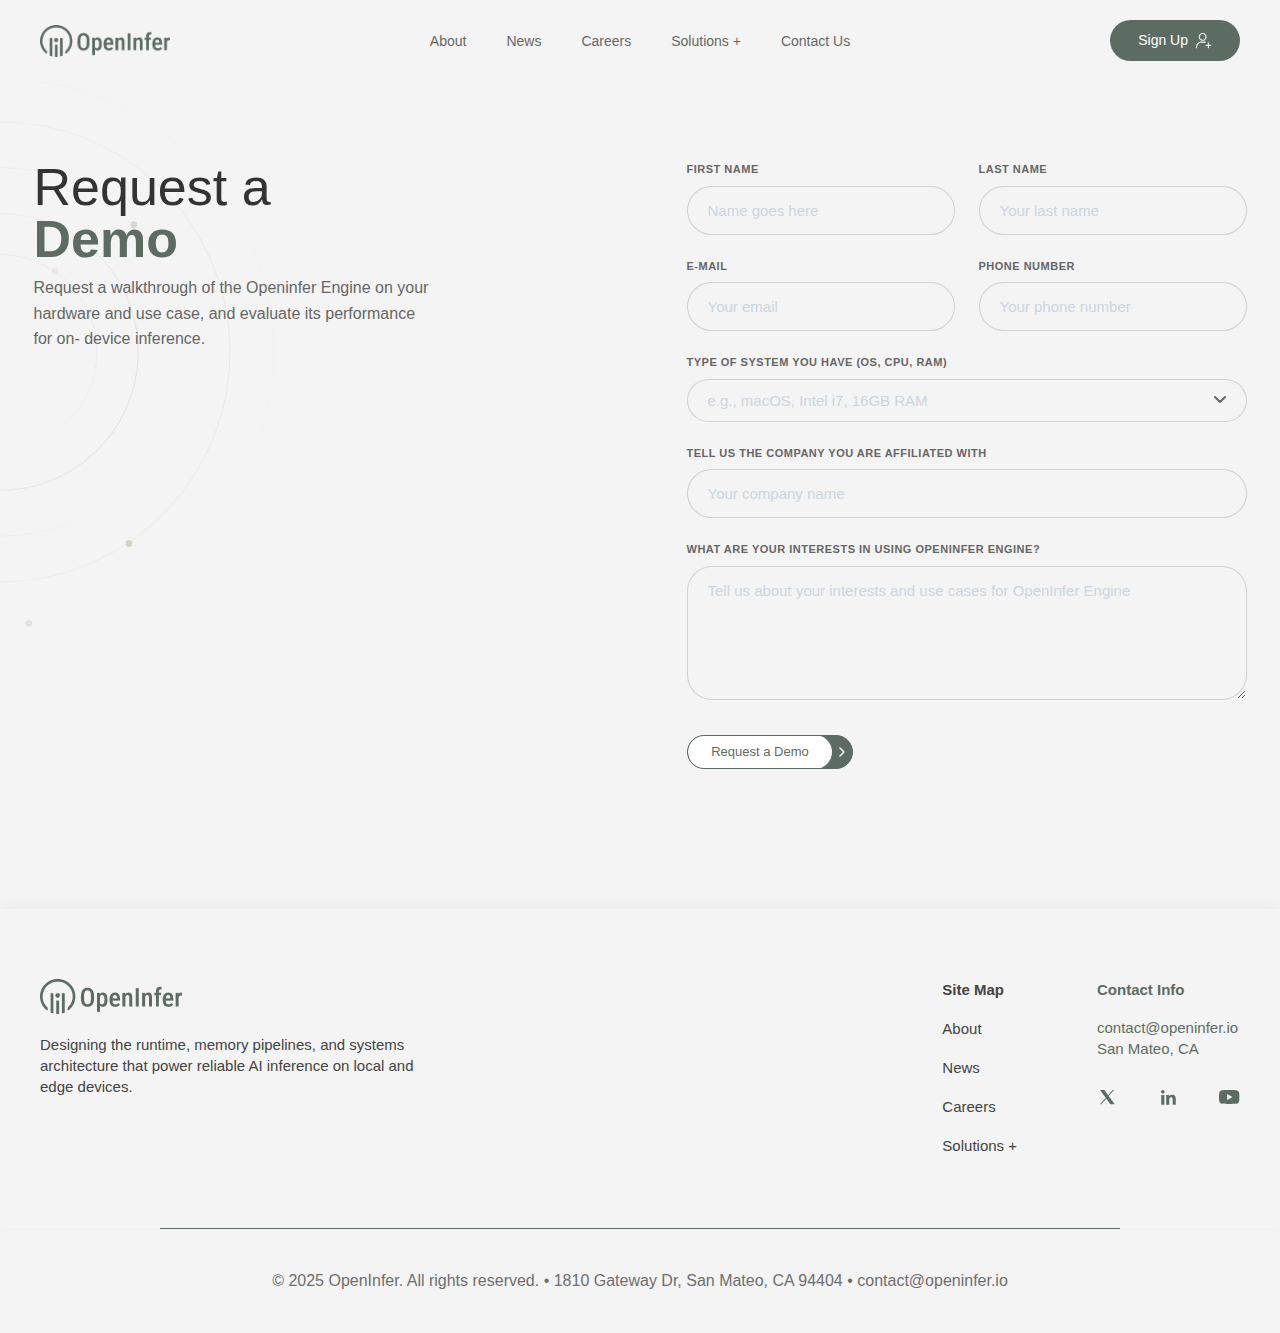
<file: signup.html>
<!DOCTYPE html>
<html lang="en">
<head>
    <meta charset="UTF-8">
    <meta name="viewport" content="width=device-width, initial-scale=1.0">
    <title>Request a Demo - OpenInfer</title>
    <link rel="icon" type="image/x-icon" href="assets/favicon.ico">
    <link rel="icon" type="image/png" sizes="32x32" href="assets/favicon-32x32.png">
    <link rel="icon" type="image/png" sizes="16x16" href="assets/favicon-16x16.png">
    <link rel="apple-touch-icon" sizes="180x180" href="assets/apple-touch-icon.png">
    <link rel="stylesheet" href="common.css">
    <link rel="stylesheet" href="signup-styles.css">
</head>
<body>
    <nav class="navbar">
        <div class="nav-container">
            <a href="index.html" class="nav-logo">
                <img src="assets/Logo.png" alt="OpenInfer Logo">
            </a>
            <ul class="nav-menu">
                <li class="nav-item"><a href="about.html" class="nav-link">About</a></li>
                <li class="nav-item"><a href="news.html" class="nav-link">News</a></li>
                <li class="nav-item"><a href="careers.html" class="nav-link">Careers</a></li>
                <li class="nav-item"><a href="index.html#solutions" class="nav-link">Solutions +</a></li>
                <li class="nav-item"><a href="index.html#contact" class="nav-link">Contact Us</a></li>
            </ul>
            <a href="signup.html" class="signup-btn">
                <span>Sign Up</span>
                <img src="assets/Group.svg" alt="Group Icon" class="btn-icon" />
            </a>
        </div>
    </nav>

    <!-- Main Content -->
    <main class="signup-main">
        <div class="signup-animation">
            <img src="assets/animation.svg" alt="Background Animation" class="signup-animation-svg" />
        </div>
        <div class="signup-container">
            <!-- Left Side - Title and Description -->
            <div class="signup-left">
                <h1 class="signup-title">Request a<br><span class="title-highlight">Demo</span></h1>
                <p class="signup-description">Request a walkthrough of the Openinfer Engine on your hardware and use case, and evaluate its performance for on- device inference.</p>
            </div>

            <!-- Right Side - Form -->
            <div class="signup-right">
                <form class="signup-form" id="signupForm">
                    <div class="form-row">
                        <div class="form-group">
                            <label for="firstName">FIRST NAME</label>
                            <input type="text" id="firstName" name="firstName" placeholder="Name goes here" required>
                        </div>
                        <div class="form-group">
                            <label for="lastName">LAST NAME</label>
                            <input type="text" id="lastName" name="lastName" placeholder="Your last name" required>
                        </div>
                    </div>

                    <div class="form-row">
                        <div class="form-group">
                            <label for="email">E-MAIL</label>
                            <input type="email" id="email" name="email" placeholder="Your email" required>
                        </div>
                        <div class="form-group">
                            <label for="phone">PHONE NUMBER</label>
                            <input type="tel" id="phone" name="phone" placeholder="Your phone number" required>
                        </div>
                    </div>

                    <div class="form-group full-width">
                        <label for="systemType">TYPE OF SYSTEM YOU HAVE (OS, CPU, RAM)</label>
                        <select id="systemType" name="systemType" required>
                            <option value="" disabled selected>e.g., macOS, Intel i7, 16GB RAM</option>
                            <option value="macos-intel-16gb">macOS, Intel i7, 16GB RAM</option>
                            <option value="macos-m1-16gb">macOS, M1, 16GB RAM</option>
                            <option value="macos-m2-32gb">macOS, M2, 32GB RAM</option>
                            <option value="windows-intel-16gb">Windows, Intel i7, 16GB RAM</option>
                            <option value="windows-intel-32gb">Windows, Intel i9, 32GB RAM</option>
                            <option value="windows-amd-16gb">Windows, AMD Ryzen 7, 16GB RAM</option>
                            <option value="windows-amd-32gb">Windows, AMD Ryzen 9, 32GB RAM</option>
                            <option value="linux-intel-16gb">Linux, Intel i7, 16GB RAM</option>
                            <option value="linux-amd-16gb">Linux, AMD Ryzen 7, 16GB RAM</option>
                            <option value="other">Other</option>
                        </select>
                    </div>

                    <div class="form-group full-width">
                        <label for="company">TELL US THE COMPANY YOU ARE AFFILIATED WITH</label>
                        <input type="text" id="company" name="company" placeholder="Your company name" required>
                    </div>

                    <div class="form-group full-width">
                        <label for="interests">WHAT ARE YOUR INTERESTS IN USING OPENINFER ENGINE?</label>
                        <textarea id="interests" name="interests" rows="6" placeholder="Tell us about your interests and use cases for OpenInfer Engine" required></textarea>
                    </div>

                    <button type="submit" class="submit-btn">
                        <span class="submit-text">Request a Demo</span>
                        <div class="submit-arrow">
                            <svg width="12" height="12" viewBox="0 0 12 12" fill="none" xmlns="http://www.w3.org/2000/svg">
                                <path d="M4 2L8 6L4 10" stroke="white" stroke-width="1.5" stroke-linecap="round" stroke-linejoin="round"/>
                            </svg>
                        </div>
                    </button>
                </form>
            </div>
        </div>
    </main>

    <!-- Footer -->
    <footer class="footer-section footer-with-shadow">
        <div class="footer-content">
            <div class="footer-brand">
                <div class="footer-logo">
                    <img src="assets/Logo.png" alt="OpenInfer Logo">
                </div>
                <p>Designing the runtime, memory pipelines, and systems architecture that power reliable AI inference on local and edge devices.</p>
            </div>
            
            <div class="footer-links">
                <div class="footer-column">
                    <h4>Site Map</h4>
                    <ul>
                        <li><a href="about.html">About</a></li>
                        <li><a href="news.html">News</a></li>
                        <li><a href="careers.html">Careers</a></li>
                        <li><a href="index.html#solutions">Solutions +</a></li>
                    </ul>
                </div>
                
                <div class="footer-column contact-column">
                    <h4>Contact Info</h4>
                    <div class="contact-info">
                        <p>contact@openinfer.io</p>
                        <p>San Mateo, CA</p>
                    </div>
                    <div class="social-links">
                        <a href="#" aria-label="Social 1">
                            <img src="assets/Vector (1).svg" alt="Social Icon 1">
                        </a>
                        <a href="#" aria-label="Social 2">
                            <img src="assets/Vector.svg" alt="Social Icon 2">
                        </a>
                        <a href="#" aria-label="Social 3">
                            <img src="assets/Subtract.svg" alt="Social Icon 3">
                        </a>
                    </div>
                </div>
            </div>
        </div>
    </footer>

    <!-- Copyright Section -->
    <section class="copyright-section">
        <div class="copyright-content">
            <p>&copy; 2025 OpenInfer. All rights reserved. &bull; 1810 Gateway Dr, San Mateo, CA 94404 &bull; contact@openinfer.io</p>
        </div>
    </section>

    <script src="common.js"></script>
</body>
</html>
</file>
<file: styles.css>
/**
 * Homepage specific styles
 * Common styles are in common.css
 */

/* Page-specific styles start here */

/* Hero Section */
.hero-section {
    width: 1500px;
    height: 624.0018920898438px;
    margin: 0 auto;
    padding: 128px 144px;
    display: flex;
    flex-direction: column;
    align-items: center;
    justify-content: center;
    gap: 87px;
    background-color: #F4F4F4;
    position: relative;
    overflow: hidden;
}

.hero-animation {
    position: absolute;
    top: 50%;
    width: 75%;
    height: 120%;
    display: flex;
    align-items: center;
    justify-content: center;
    z-index: 0;
    opacity: 1;
    filter: contrast(1.5) brightness(1.1);
    pointer-events: none;
}

.hero-animation-left {
    left: 0;
    transform: translate(-50%, -50%);
}

.hero-animation-right {
    right: 0;
    transform: translate(50%, -50%);
}

.hero-animation-svg {
    width: 100%;
    height: auto;
    max-width: none;
    object-fit: contain;
}

.hero-content {
    width: 100%;
    display: flex;
    flex-direction: column;
    align-items: center;
    justify-content: center;
    gap: 32px;
    position: relative;
    z-index: 1;
}

.hero-title {
    width: 766px;
    height: 141px;
    font-family: 'Instrument Sans', sans-serif;
    font-weight: 400;
    font-size: 52px;
    line-height: 100%;
    letter-spacing: 0%;
    text-align: center;
    color: #434343;
}

.hero-title-highlight {
    font-family: 'Instrument Sans', sans-serif;
    font-weight: 600;
    font-style: normal;
    font-size: 52px;
    line-height: 100%;
    letter-spacing: 0%;
    text-align: center;
    background: #5D6C63;
    -webkit-background-clip: text;
    -webkit-text-fill-color: transparent;
    background-clip: text;
    display: inline;
}

.hero-subtitle {
    width: 620px;
    height: 54px;
    text-align: center;
    font-size: 16px;
    line-height: 150%;
    color: #666;
    opacity: 1;
}

.hero-features {
    width: 620px;
    height: 88.00189971923828px;
    display: flex;
    justify-content: space-between;
    align-items: center;
    margin: 20px auto 0;
    opacity: 1;
}

.feature-item {
    display: flex;
    flex-direction: column;
    align-items: center;
    gap: 12px;
}

.feature-icon {
    width: 48px;
    height: 48px;
    display: flex;
    align-items: center;
    justify-content: center;
}

.feature-icon img {
    width: 100%;
    height: 100%;
    object-fit: contain;
}

.feature-item p {
    font-size: 14px;
    color: #666;
    text-align: center;
}

/* Reality of Edge Section */
.reality-section {
    width: 1500px;
    height: 496px;
    margin: 0 auto;
    padding: 100px 144px;
    background: #5D6C63;
    display: flex;
    flex-direction: column;
    gap: 20px;
}

.reality-section .section-content {
    display: flex;
    flex-direction: column;
    gap: 15px;
    color: #fff;
}

.section-title {
    font-size: 42px;
    font-weight: 600;
    text-align: center;
    line-height: 120%;
}

.section-description {
    font-size: 16px;
    line-height: 150%;
    text-align: center;
    max-width: 900px;
    margin: 0 auto;
}

.challenges-title {
    font-size: 18px;
    font-weight: 600;
    text-align: center;
    margin: 10px 0 20px 0;
}

.challenges-diagram {
    position: relative;
    width: 100%;
    max-width: 1200px;
    margin: 0 auto;
    display: flex;
    justify-content: center;
    align-items: center;
}

.challenges-image {
    max-width: 100%;
    height: auto;
    opacity: 1;
}



/* OpenInfer Capability Section */
.capability-section {
    width: 1500px;
    min-height: 957px;
    margin: 0 auto;
    padding: 100px 144px;
    background-color: #F4F4F4;
    display: flex;
    flex-direction: column;
    gap: 87px;
}

.capability-section .section-content {
    display: flex;
    flex-direction: column;
    gap: 32px;
}

.capability-section .section-title {
    color: #5D6C63;
}

.capability-section .section-description {
    color: #5D6C63;
}

.capability-diagram {
    width: 100%;
    display: flex;
    justify-content: center;
    align-items: center;
    margin-top: 40px;
}

.solution-diagram-img {
    width: 1120.625px;
    height: 636px;
    opacity: 1;
    object-fit: contain;
}

/* Topology-Aware Edge Infrastructure Section */
.topology-section {
    width: 1500px;
    min-height: 1207.6319580078125px;
    margin: 0 auto;
    padding: 100px 144px;
    background-color: #F4F4F4;
    display: flex;
    flex-direction: column;
    gap: 87px;
    position: relative;
    border-top: 0.5px solid #5D6C63;
}

.topology-section .section-content {
    display: flex;
    flex-direction: column;
    gap: 24px;
}

.topology-section .section-title {
    color: #5D6C63;
}

.topology-section .section-description {
    font-family: 'Instrument Sans', sans-serif;
    font-weight: 500;
    font-style: normal;
    font-size: 22px;
    line-height: 140%;
    letter-spacing: 0%;
    text-align: center;
    color: #5D6C63;
}

.section-subdescription {
    font-family: 'Instrument Sans', sans-serif;
    font-weight: 500;
    font-style: normal;
    font-size: 22px;
    line-height: 140%;
    letter-spacing: 0%;
    text-align: center;
    max-width: 900px;
    margin: 0 auto;
    color: #5D6C63;
}

.topology-cards {
    display: flex;
    flex-direction: column;
    gap: 77px;
    margin-top: 40px;
    align-items: center;
    position: relative;
}

.topology-card {
    width: 1006.2470703125px;
    height: 219.2105712890625px;
    display: flex;
    flex-direction: row;
    align-items: center;
    gap: 40px;
    opacity: 1;
    background: #F4F4F4;
    position: sticky;
    transition: all 0.4s cubic-bezier(0.4, 0, 0.2, 1);
    transform-origin: top center;
}

.topology-card:nth-child(1) {
    top: 100px;
    z-index: 1;
}

.topology-card:nth-child(2) {
    top: 100px;
    z-index: 2;
}

.topology-card:nth-child(3) {
    top: 100px;
    z-index: 3;
}

.topology-image {
    width: 337.2470397949219px;
    height: 219.2105712890625px;
    display: flex;
    justify-content: center;
    align-items: center;
}

.topology-image img {
    width: 337.2470397949219px;
    height: 219.2105712890625px;
    opacity: 1;
    border-bottom-right-radius: 15px;
    object-fit: cover;
}

.topology-card p {
    flex: 1;
    font-size: 14px;
    line-height: 160%;
    color: #666;
    text-align: left;
}

/* OpenInfer Whitepaper Card */
.whitepaper-section {
    width: 1500px;
    margin: 0 auto;
    padding: 0 143px;
    display: flex;
    justify-content: center;
}

.whitepaper-card {
    width: 1214px;
    height: 381px;
    background: linear-gradient(90deg, #536259 0%, #5D6C63 100%);
    border-radius: 25px;
    padding: 100px;
    display: flex;
    justify-content: space-between;
    align-items: center;
    gap: 21px;
    color: #fff;
    opacity: 1;
}

.whitepaper-content {
    flex: 1;
    display: flex;
    flex-direction: column;
    gap: 20px;
}

.whitepaper-content h2 {
    font-size: 36px;
    font-weight: 600;
}

.whitepaper-content p {
    font-size: 16px;
    line-height: 150%;
    opacity: 0.9;
}

.whitepaper-link {
    display: inline-flex;
    align-items: center;
    width: 143.6083984375px;
    height: 34.515625px;
    padding: 0;
    margin-top: 12px;
    border: 1px solid #FFFFFF;
    border-radius: 125px;
    background: #FFFFFF;
    text-decoration: none;
    transition: all 0.3s ease;
    box-shadow: none;
    overflow: hidden;
}

.whitepaper-link .whitepaper-text {
    display: flex;
    align-items: center;
    justify-content: center;
    width: 123px;
    height: 33.48508834838867px;
    border-radius: 125px;
    background: #59685f;
    color: #F4F4F4;
    font-size: 13px;
    font-weight: 400;
    padding: 0 16px;
}

.whitepaper-link .whitepaper-arrow {
    display: flex;
    align-items: center;
    justify-content: center;
    width: calc(143.6083984375px - 123px);
    height: 34.515625px;
    background: #FFFFFF;
    flex-shrink: 0;
    transition: transform 0.3s ease;
}

.whitepaper-link .whitepaper-arrow svg {
    width: 12px;
    height: 12px;
}

.whitepaper-link:hover .whitepaper-arrow {
    transform: translateX(2px);
}

.whitepaper-image {
    width: 347px;
    height: 181px;
    background: transparent;
    border-radius: 12px;
    overflow: hidden;
    opacity: 1;
}

.whitepaper-image img {
    width: 100%;
    height: 100%;
    object-fit: cover;
}

/* Market Segment Offering Section */
.market-section {
    width: 1500px;
    height: 629px;
    margin: 0 auto;
    padding: 100px 144px;
    background-color: #F4F4F4;
    display: flex;
    flex-direction: column;
    gap: 87px;
}

.market-section .section-content {
    display: flex;
    flex-direction: column;
    gap: 40px;
}

.market-section .section-title {
    color: #5D6C63;
}

.market-grid {
    display: flex;
    gap: 40px;
    justify-content: center;
}

.market-card {
    width: 367px;
    min-height: 349px;
    border: 1px solid #5D6C6326;
    border-radius: 15px;
    padding: 30px;
    display: flex;
    flex-direction: column;
    gap: 10px;
    opacity: 1;
    background-color: #FFFFFF;
    box-shadow: 0px 0px 18.8px 0px #00000008;
}

.market-card h3 {
    font-family: 'Instrument Sans', sans-serif;
    font-size: 20px;
    font-weight: 600;
    font-style: normal;
    line-height: 100%;
    letter-spacing: 0%;
    text-align: center;
    color: #434343;
}

.market-card p {
    font-family: 'Instrument Sans', sans-serif;
    font-size: 15px;
    font-weight: 400;
    font-style: normal;
    line-height: 120%;
    letter-spacing: 0%;
    text-align: center;
    color: #434343;
}

.market-tags {
    display: flex;
    flex-direction: column;
    gap: 8px;
    margin-top: 12px;
    text-align: center;
}

.market-tags strong {
    font-family: 'Instrument Sans', sans-serif;
    font-size: 15px;
    font-weight: 600;
    color: #434343;
}

.market-tags span {
    font-family: 'Instrument Sans', sans-serif;
    font-size: 14px;
    font-weight: 400;
    line-height: 120%;
    color: #434343;
}


/* OpenInfer Partners Section */
.partners-section {
    width: 1500px;
    height: 126px;
    margin: 0 auto;
    padding: 43px 143px;
    background: linear-gradient(90deg, #536259 0%, #5D6C63 100%);
    display: flex;
    align-items: center;
    justify-content: center;
    gap: 21px;
    opacity: 1;
}

.partners-content {
    display: flex;
    align-items: center;
    justify-content: space-between;
    width: 100%;
    color: #fff;
    height: 100%;
}

.partners-content h2 {
    font-family: 'Instrument Sans', sans-serif;
    font-size: 55px;
    font-weight: 600;
    font-style: normal;
    line-height: 140%;
    letter-spacing: 0%;
}

.partners-logos {
    display: flex;
    gap: 40px;
    align-items: center;
    flex: 1;
    justify-content: flex-end;
}

.partners-image {
    max-width: 100%;
    height: auto;
}


/* Inside OpenInfer Infrastructure Section */
.infrastructure-section {
    width: 1500px;
    height: 859.759765625px;
    margin: 0 auto;
    padding: 100px 144px;
    background-color: #F4F4F4;
    display: flex;
    flex-direction: column;
    gap: 87px;
}

.infrastructure-section .section-content {
    display: flex;
    flex-direction: column;
    gap: 32px;
}

.infrastructure-section .section-title {
    width: 684px;
    height: 30px;
    margin: 0 auto;
    font-family: 'Instrument Sans', sans-serif;
    font-size: 42px;
    font-weight: 600;
    font-style: normal;
    line-height: 140%;
    letter-spacing: 0%;
    text-align: center;
    color: #5D6C63;
    opacity: 1;
}

.infrastructure-section .section-description {
    width: 828px;
    height: 47px;
    margin: 0 auto;
    font-family: 'Instrument Sans', sans-serif;
    font-size: 22px;
    font-weight: 500;
    font-style: normal;
    line-height: 140%;
    letter-spacing: 0%;
    text-align: center;
    color: #5D6C63;
    opacity: 1;
}

.blog-grid {
    display: grid;
    grid-template-columns: 454px 726px;
    grid-template-rows: auto auto;
    gap: 32px;
    margin-top: 40px;
}

.partnership-card {
    grid-column: 1;
    grid-row: 1 / 3;
}

.technical-card {
    grid-column: 2;
    grid-row: 1;
}

.casestudy-card {
    grid-column: 2;
    grid-row: 2;
}


.partnership-card {
    width: 454px;
    height: 100%;
    min-height: 527px;
    padding: 1px;
    background: #FFFFFF;
    border: 1px solid #5D6C6326;
    border-radius: 25px;
    opacity: 1;
    display: flex;
    flex-direction: column;
    gap: 0;
}

.partnership-image {
    width: 452px;
    height: 219px;
    border-top-left-radius: 25px;
    border-top-right-radius: 25px;
    opacity: 1;
    object-fit: cover;
}

.partnership-card .blog-content {
    padding: 24px;
    display: flex;
    flex-direction: column;
    gap: 12px;
}

.partnership-date {
    width: 127px;
    height: 12px;
    font-family: 'Instrument Sans', sans-serif;
    font-size: 16px;
    font-weight: 600;
    font-style: normal;
    line-height: 100%;
    letter-spacing: 0%;
    color: #5D6C63;
    opacity: 1;
}

.partnership-title {
    width: 404px;
    height: 54px;
    font-family: 'Instrument Sans', sans-serif;
    font-size: 20px;
    font-weight: 600;
    font-style: normal;
    line-height: 100%;
    letter-spacing: 0%;
    color: #434343;
    opacity: 1;
    margin-bottom: 16px;
}

.partnership-description {
    width: 404px;
    height: 85px;
    font-family: 'Instrument Sans', sans-serif;
    font-size: 18px;
    font-weight: 400;
    font-style: normal;
    line-height: 100%;
    letter-spacing: 0%;
    color: #434343;
    opacity: 1;
    margin-bottom: 16px;
}

.partnership-button {
    display: inline-flex;
    align-items: center;
    width: 166.515625px;
    height: 34.515625px;
    padding: 0;
    border: 1px solid #5D6C63;
    border-radius: 125px;
    background: #5D6C63;
    text-decoration: none;
    transition: all 0.3s ease;
    opacity: 1;
    overflow: hidden;
}

.partnership-button .button-text {
    display: flex;
    align-items: center;
    justify-content: center;
    width: 146.96969604492188px;
    height: 33.48508834838867px;
    border-radius: 125px;
    background: #FFFFFF;
    color: #5D6C63;
    font-size: 13px;
    font-weight: 400;
    padding: 0 16px;
}

.partnership-button .button-arrow {
    display: flex;
    align-items: center;
    justify-content: center;
    width: calc(166.515625px - 146.96969604492188px);
    height: 34.515625px;
    background: #5D6C63;
    flex-shrink: 0;
    transition: transform 0.3s ease;
}

.partnership-button .button-arrow svg {
    width: 12px;
    height: 12px;
}

.partnership-button:hover .button-arrow {
    transform: translateX(2px);
}

.technical-card {
    width: 726px;
    height: 247.515625px;
    border-radius: 25px;
    border: 1px solid #5D6C6326;
    padding: 30px;
    gap: 10px;
    opacity: 1;
    background: #FFFFFF;
}

.technical-date {
    width: 152px;
    height: 12px;
    font-family: 'Instrument Sans', sans-serif;
    font-size: 16px;
    font-weight: 600;
    font-style: normal;
    line-height: 100%;
    letter-spacing: 0%;
    color: #5D6C63;
    opacity: 1;
}

.technical-title {
    width: 458px;
    height: 34px;
    font-family: 'Instrument Sans', sans-serif;
    font-size: 20px;
    font-weight: 600;
    font-style: normal;
    line-height: 100%;
    letter-spacing: 0%;
    color: #434343;
    opacity: 1;
    margin-top: 10px;
    margin-bottom: 10px;
}

.technical-description {
    width: 666px;
    height: 49px;
    font-family: 'Instrument Sans', sans-serif;
    font-size: 18px;
    font-weight: 400;
    font-style: normal;
    line-height: 100%;
    letter-spacing: 0%;
    color: #434343;
    opacity: 1;
    margin-bottom: 16px;
}

.casestudy-card {
    width: 726px;
    height: 247.515625px;
    border-radius: 25px;
    border: 1px solid #5D6C6326;
    padding: 30px;
    gap: 10px;
    opacity: 1;
    background: #FFFFFF;
}

.casestudy-date {
    width: 146px;
    height: 12px;
    font-family: 'Instrument Sans', sans-serif;
    font-size: 16px;
    font-weight: 600;
    font-style: normal;
    line-height: 100%;
    letter-spacing: 0%;
    color: #5D6C63;
    opacity: 1;
}

.casestudy-title {
    width: 666px;
    height: 14px;
    font-family: 'Instrument Sans', sans-serif;
    font-size: 20px;
    font-weight: 600;
    font-style: normal;
    line-height: 100%;
    letter-spacing: 0%;
    color: #434343;
    opacity: 1;
    margin-top: 10px;
    margin-bottom: 10px;
}

.casestudy-description {
    width: 666px;
    height: 49px;
    font-family: 'Instrument Sans', sans-serif;
    font-size: 18px;
    font-weight: 400;
    font-style: normal;
    line-height: 100%;
    letter-spacing: 0%;
    color: #434343;
    opacity: 1;
    margin-bottom: 16px;
}


/* Interested in Local AI Section */
.local-ai-section {
    width: 1500px;
    height: 344.515625px;
    margin: 0 auto;
    padding: 100px 143px;
    background: linear-gradient(90deg, #536259 0%, #5D6C63 100%);
    display: flex;
    flex-direction: column;
    align-items: center;
    justify-content: center;
    gap: 21px;
}

.local-ai-content {
    display: flex;
    flex-direction: column;
    align-items: center;
    gap: 20px;
    color: #fff;
    text-align: center;
}

.local-ai-content h2 {
    width: 424px;
    height: 30px;
    margin: 0 auto;
    font-family: 'Instrument Sans', sans-serif;
    font-size: 42px;
    font-weight: 600;
    font-style: normal;
    line-height: 140%;
    letter-spacing: 0%;
    text-align: center;
    color: #F4F4F4;
    opacity: 1;
}

.local-ai-content p {
    width: 522px;
    height: 38px;
    margin: 0 auto;
    font-family: 'Instrument Sans', sans-serif;
    font-size: 18px;
    font-weight: 400;
    font-style: normal;
    line-height: 140%;
    letter-spacing: 0%;
    text-align: center;
    color: #F4F4F4;
    opacity: 1;
}

.cta-button {
    display: inline-flex;
    align-items: center;
    width: 166.515625px;
    height: 34.515625px;
    padding: 0;
    margin-top: 20px;
    border: 1px solid #FFFFFF;
    border-radius: 125px;
    background: #FFFFFF;
    text-decoration: none;
    transition: all 0.3s ease;
    opacity: 1;
    overflow: hidden;
}

.cta-button .cta-text {
    display: flex;
    align-items: center;
    justify-content: center;
    width: 146.96969604492188px;
    height: 33.48508834838867px;
    border-radius: 125px;
    background: #59685f;
    color: #F4F4F4;
    font-size: 13px;
    font-weight: 400;
    padding: 0 16px;
}

.cta-button .cta-arrow {
    display: flex;
    align-items: center;
    justify-content: center;
    width: calc(166.515625px - 146.96969604492188px);
    height: 34.515625px;
    background: #FFFFFF;
    flex-shrink: 0;
    transition: transform 0.3s ease;
}

.cta-button .cta-arrow svg {
    width: 12px;
    height: 12px;
}

.cta-button:hover .cta-arrow {
    transform: translateX(2px);
}

/* Responsive adjustments */
@media (max-width: 1500px) {
    .hero-section,
    .reality-section,
    .capability-section,
    .topology-section,
    .whitepaper-section,
    .market-section,
    .partners-section,
    .infrastructure-section,
    .local-ai-section {
        width: 100%;
    }
}
</file>
<file: careers-styles.css>
/**
 * Careers page specific styles
 * Common styles are in common.css
 */

/* Page-specific styles */

.careers-main {
    position: relative;
    background-color: #F4F4F4;
}

/* Hero Section */
.hero-section {
    width: 100%;
    max-width: 1500px;
    margin: 0 auto;
    padding: 140px 144px 120px;
    position: relative;
    z-index: 1;
    overflow: hidden;
}

/* Hero Animation Background */
.hero-section::before {
    content: '';
    position: absolute;
    right: 0;
    top: 50%;
    transform: translate(50%, -50%);
    width: 1100px;
    height: 1200px;
    background-image: url('assets/animation.svg');
    background-size: contain;
    background-repeat: no-repeat;
    background-position: center;
    z-index: 0;
    opacity: 1;
    filter: contrast(2) brightness(1.3);
    pointer-events: none;
}

.hero-container {
    width: 1212px;
    height: 452px;
    margin: 0 auto;
    display: flex;
    flex-direction: column;
    align-items: center;
    gap: 50px;
    position: relative;
    z-index: 1;
}

.hero-title {
    width: 1212px;
    height: 37px;
    font-family: 'Instrument Sans', sans-serif;
    font-weight: 400;
    font-size: 52px;
    line-height: 100%;
    letter-spacing: 0%;
    text-align: center;
    color: #333;
    margin: 0;
}

.hero-highlight {
    font-family: 'Instrument Sans', sans-serif;
    font-weight: 600;
    font-size: 52px;
    line-height: 100%;
    letter-spacing: 0%;
    color: #5D6C63;
}

.hero-description {
    font-family: 'Instrument Sans', sans-serif;
    font-weight: 400;
    font-size: 20px;
    line-height: 100%;
    letter-spacing: 0%;
    text-align: center;
    color: #666;
    max-width: 900px;
    margin: 0 auto;
}

.physical-ai {
    font-weight: 600;
    color: #5D6C63;
}

.hero-image {
    width: 789.183837890625px;
    height: 276px;
    opacity: 1;
    display: flex;
    align-items: center;
    justify-content: center;
}

.hero-image img {
    width: 100%;
    height: 100%;
    object-fit: contain;
}

/* VentureBeat Section */
.venturebeat-section {
    width: 100%;
    background-color: #5D6C63;
    padding: 40px 0;
}

.venturebeat-content {
    width: 1218.509765625px;
    height: 31px;
    margin: 0 auto;
    display: flex;
    align-items: center;
    justify-content: center;
}

.venturebeat-image {
    width: 100%;
    height: auto;
    object-fit: contain;
}

/* Work & Wellbeing Section */
.work-wellbeing-section {
    width: 1500px;
    height: 446.8499755859375px;
    margin: 0 auto;
    padding: 100px 202px;
    background-color: #F4F4F4;
    display: flex;
    flex-direction: column;
    align-items: center;
    gap: 50px;
    opacity: 1;
}

.work-wellbeing-header {
    width: 1096px;
    height: 86px;
    display: flex;
    flex-direction: column;
    align-items: center;
    gap: 25px;
    opacity: 1;
}

.section-title {
    width: 359px;
    height: 30px;
    font-family: 'Instrument Sans', sans-serif;
    font-size: 42px;
    font-weight: 600;
    line-height: 100%;
    letter-spacing: 0%;
    text-align: center;
    color: #434343;
    margin: 0;
    opacity: 1;
}

.section-description {
    width: 600px;
    height: 31px;
    font-family: 'Instrument Sans', sans-serif;
    font-size: 18px;
    font-weight: 400;
    line-height: 100%;
    letter-spacing: 0%;
    text-align: center;
    color: #434343;
    margin: 0;
    opacity: 1;
}

.benefits-grid {
    width: 1096px;
    height: 110.84996032714844px;
    display: flex;
    justify-content: space-between;
    gap: 40px;
    opacity: 1;
}

.benefit-item {
    width: 187px;
    height: 110.84996032714844px;
    display: flex;
    flex-direction: column;
    align-items: center;
    gap: 34px;
    opacity: 1;
}

.benefit-icon {
    width: 58.711490631103516px;
    height: 45.84995651245117px;
    display: flex;
    align-items: center;
    justify-content: center;
    opacity: 1;
}

.benefit-icon img {
    width: 100%;
    height: 100%;
    object-fit: contain;
}

.benefit-item h3 {
    width: 187px;
    height: 31px;
    font-family: 'Instrument Sans', sans-serif;
    font-size: 18px;
    font-weight: 400;
    line-height: 100%;
    letter-spacing: 0%;
    text-align: center;
    color: #434343;
    margin: 0;
    opacity: 1;
}

/* Open Positions Section */
.open-positions-section {
    width: 1213px;
    height: 1254px;
    margin: 0 auto;
    padding: 100px 0;
    background-color: #F4F4F4;
    display: flex;
    flex-direction: column;
    gap: 50px;
    opacity: 1;
}

.positions-header {
    width: 1213px;
    height: 67px;
    display: flex;
    justify-content: space-between;
    align-items: flex-start;
    opacity: 1;
}

.positions-header h2 {
    width: 521px;
    height: 40px;
    font-family: 'Instrument Sans', sans-serif;
    font-size: 55px;
    font-weight: 600;
    line-height: 100%;
    letter-spacing: 0%;
    color: #434343;
    margin: 0;
    opacity: 1;
}

.positions-description {
    width: 600px;
    height: 67px;
}

.positions-description p {
    font-family: 'Instrument Sans', sans-serif;
    font-size: 18px;
    font-weight: 400;
    line-height: 100%;
    letter-spacing: 0%;
    color: #434343;
    margin: 0;
    opacity: 1;
}

.filters-container {
    width: 976.2562866210938px;
    height: 82px;
    display: flex;
    flex-direction: column;
    gap: 25px;
    opacity: 1;
}

.filters-label {
    width: 600px;
    height: 16px;
    font-family: 'Instrument Sans', sans-serif;
    font-size: 22px;
    font-weight: 600;
    line-height: 100%;
    letter-spacing: 0%;
    color: #545454;
    margin: 0;
    opacity: 1;
}

.filters-row {
    display: flex;
    gap: 25px;
}

.filter-select {
    width: 228.81407165527344px;
    min-height: 41px;
    padding: 10px 40px 10px 20px;
    font-family: 'Instrument Sans', sans-serif;
    font-size: 14px;
    line-height: 1.5;
    color: #434343;
    background-color: transparent;
    background-image: url("data:image/svg+xml,%3Csvg width='12' height='8' viewBox='0 0 12 8' fill='none' xmlns='http://www.w3.org/2000/svg'%3E%3Cpath d='M1 1L6 6L11 1' stroke='%23434343' stroke-width='1.5' stroke-linecap='round' stroke-linejoin='round'/%3E%3C/svg%3E");
    background-repeat: no-repeat;
    background-position: right 20px center;
    border: 1px solid rgba(93, 108, 99, 0.25);
    border-radius: 25px;
    cursor: pointer;
    transition: all 0.3s ease;
    opacity: 1;
    appearance: none;
    -webkit-appearance: none;
    -moz-appearance: none;
    box-sizing: border-box;
}

.filter-select:hover {
    border-color: #5D6C63;
}

.filter-select:focus {
    outline: none;
    border-color: #5D6C63;
}

.positions-list {
    width: 1213px;
    height: 1005px;
    display: flex;
    flex-direction: column;
    gap: 20px;
    opacity: 1;
}

.position-card {
    width: 1213px;
    height: 137px;
    background-color: #F4F4F4;
    padding: 20px 18px;
    border-radius: 15px;
    border: none;
    display: flex;
    flex-direction: column;
    gap: 15px;
    transition: all 0.3s ease;
    opacity: 1;
    box-sizing: border-box;
}

.position-card:hover {
    background-color: rgba(93, 108, 99, 0.06);
}

.position-card-header {
    display: flex;
    justify-content: space-between;
    align-items: center;
    margin-bottom: 5px;
}

.position-card h3 {
    width: 450px;
    font-family: 'Instrument Sans', sans-serif;
    font-size: 18px;
    font-weight: 600;
    line-height: 100%;
    letter-spacing: 0%;
    color: #5D6C63;
    margin: 0;
    opacity: 1;
    white-space: nowrap;
    overflow: hidden;
    text-overflow: ellipsis;
}

.position-meta {
    display: flex;
    gap: 20px;
    align-items: center;
}

.meta-item {
    display: flex;
    align-items: center;
    gap: 8px;
    font-family: 'Instrument Sans', sans-serif;
    font-size: 18px;
    font-weight: 400;
    line-height: 100%;
    letter-spacing: 0%;
    color: #6E6E6E;
    opacity: 1;
}

.meta-item img {
    width: 12.699951171875px;
    height: 12.699951171875px;
    opacity: 1;
}

.position-card p {
    width: 1177px;
    height: 31px;
    font-family: 'Instrument Sans', sans-serif;
    font-size: 18px;
    font-weight: 400;
    line-height: 100%;
    letter-spacing: 0%;
    color: #434343;
    margin: 0;
    opacity: 1;
}

.view-more {
    font-family: 'Instrument Sans', sans-serif;
    font-size: 18px;
    font-weight: 600;
    line-height: 100%;
    letter-spacing: 0%;
    color: #5D6C63;
    text-decoration: none;
    transition: all 0.3s ease;
    opacity: 0;
    display: inline-flex;
    align-items: center;
    gap: 8px;
    white-space: nowrap;
}

.view-more svg {
    width: 16px;
    height: 16px;
    flex-shrink: 0;
}

.position-card:hover .view-more {
    opacity: 1;
}

.view-more:hover {
    color: #4a5550;
}
</file>
<file: news-styles.css>
/**
 * News page specific styles
 * Common styles are in common.css
 */

/* Page-specific styles */

.news-main {
    position: relative;
    background-color: #F4F4F4;
}

/* Hero Section */
.hero-section {
    width: 100%;
    max-width: 1500px;
    margin: 0 auto;
    padding: 140px 141px 120px;
    position: relative;
    z-index: 1;
    overflow: hidden;
}

/* Hero Animation Background */
.hero-section::before {
    content: '';
    position: absolute;
    right: 0;
    top: 50%;
    transform: translate(50%, -50%);
    width: 1100px;
    height: 1200px;
    background-image: url('assets/animation.svg');
    background-size: contain;
    background-repeat: no-repeat;
    background-position: center;
    z-index: 0;
    opacity: 1;
    filter: contrast(2) brightness(1.3);
    pointer-events: none;
}

.hero-content {
    display: flex;
    justify-content: space-between;
    align-items: center;
    gap: 80px;
}

.hero-text {
    flex: 1;
    max-width: 600px;
}

.hero-title {
    font-family: 'Instrument Sans', sans-serif;
    font-size: 52px;
    font-weight: 400;
    font-style: normal;
    line-height: 100%;
    letter-spacing: 0%;
    color: #333;
    width: 537px;
    height: 89px;
    opacity: 1;
    margin-bottom: 30px;
}

.hero-highlight {
    font-family: 'Instrument Sans', sans-serif;
    font-size: 52px;
    font-weight: 600;
    font-style: normal;
    line-height: 100%;
    letter-spacing: 0%;
    color: #5D6C63;
}

.hero-description {
    font-family: 'Instrument Sans', sans-serif;
    font-size: 18px;
    font-weight: 400;
    line-height: 140%;
    color: #666;
    margin-bottom: 30px;
    max-width: 500px;
}

.hero-image {
    width: 484px;
    height: 248px;
    opacity: 1;
    flex-shrink: 0;
}

.hero-image img {
    width: 100%;
    height: 100%;
    object-fit: contain;
}

/* Hero section button - original styling */
.hero-section .cta-button {
    display: inline-flex;
    align-items: center;
    width: 166.515625px;
    height: 34.515625px;
    padding: 0;
    margin-top: 20px;
    border: 1px solid #59685f;
    border-radius: 125px;
    background: #59685f;
    text-decoration: none;
    transition: all 0.3s ease;
    opacity: 1;
    overflow: hidden;
}

.hero-section .cta-button span {
    display: flex;
    align-items: center;
    justify-content: center;
    width: 146.96969604492188px;
    height: 33.48508834838867px;
    border-radius: 125px;
    background: #F4F4F4;
    color: #59685f;
    font-size: 13px;
    font-weight: 400;
    padding: 0 16px;
}

.hero-section .cta-button svg {
    display: flex;
    align-items: center;
    justify-content: center;
    width: calc(166.515625px - 146.96969604492188px);
    height: 34.515625px;
    background: #59685f;
    flex-shrink: 0;
    transition: transform 0.3s ease;
}

.hero-section .cta-button:hover svg {
    transform: translateX(2px);
}

/* CTA section button - matching homepage style */
.cta-section .cta-button {
    display: inline-flex;
    align-items: center;
    width: 166.515625px;
    height: 34.515625px;
    padding: 0;
    margin-top: 20px;
    border: 1px solid #FFFFFF;
    border-radius: 125px;
    background: #FFFFFF;
    text-decoration: none;
    transition: all 0.3s ease;
    opacity: 1;
    overflow: hidden;
}

.cta-section .cta-button span {
    display: flex;
    align-items: center;
    justify-content: center;
    width: 146.96969604492188px;
    height: 33.48508834838867px;
    border-radius: 125px;
    background: #59685f;
    color: #F4F4F4;
    font-size: 13px;
    font-weight: 400;
    padding: 0 16px;
}

.cta-section .cta-button svg {
    display: flex;
    align-items: center;
    justify-content: center;
    width: calc(166.515625px - 146.96969604492188px);
    height: 34.515625px;
    background: #FFFFFF;
    flex-shrink: 0;
    transition: transform 0.3s ease;
}

.cta-section .cta-button svg path {
    stroke: #59685f;
}

.cta-section .cta-button:hover svg {
    transform: translateX(2px);
}

/* VentureBeat Section */
.venturebeat-section {
    width: 100%;
    background-color: #5D6C63;
    padding: 40px 0;
}

.venturebeat-content {
    width: 1218.509765625px;
    height: 31px;
    margin: 0 auto;
    display: flex;
    align-items: center;
    justify-content: center;
    opacity: 1;
}

.venturebeat-image {
    width: 100%;
    height: auto;
    object-fit: contain;
}

/* News Section */
.news-section {
    width: 1213px;
    height: 1606px;
    gap: 70px;
    opacity: 1;
    margin: 0 auto;
    padding: 80px 0;
    display: flex;
    flex-direction: column;
}

.news-header {
    width: 1213px;
    height: 31px;
    display: flex;
    justify-content: space-between;
    align-items: center;
    opacity: 1;
}

.news-intro {
    display: flex;
    align-items: center;
    gap: 20px;
}

.news-intro h2 {
    font-family: 'Instrument Sans', sans-serif;
    font-size: 42px;
    font-weight: 600;
    font-style: normal;
    line-height: 100%;
    letter-spacing: 0%;
    color: #434343;
    width: 521px;
    height: 30px;
    opacity: 1;
    margin: 0;
}

.news-intro p {
    font-family: 'Instrument Sans', sans-serif;
    font-size: 18px;
    font-weight: 400;
    font-style: normal;
    line-height: 100%;
    letter-spacing: 0%;
    color: #434343;
    width: 600px;
    height: 31px;
    opacity: 1;
    margin: 0;
}

.news-search {
    width: 320px;
    height: 41px;
    display: flex;
    justify-content: space-between;
    align-items: center;
    opacity: 1;
    padding: 15px 15px 15px 20px;
    border-radius: 25px;
    border: 1px solid rgba(93, 108, 99, 0.55);
    background-color: transparent;
}

.search-input {
    flex: 1;
    border: none;
    outline: none;
    font-size: 14px;
    font-family: 'Instrument Sans', sans-serif;
    background: transparent;
}

.search-button {
    background: transparent;
    border: none;
    cursor: pointer;
    padding: 0;
    display: flex;
    align-items: center;
}

/* Filter Row */
.news-filters-row {
    width: 1213px;
    height: 41px;
    display: flex;
    justify-content: space-between;
    align-items: center;
    opacity: 1;
}

/* News Filters */
.news-filters {
    width: auto;
    height: 41px;
    gap: 4px;
    opacity: 1;
    border-radius: 25px;
    padding: 4px;
    border: 1px solid rgba(93, 108, 99, 0.25);
    display: flex;
    background-color: transparent;
}

.filter-btn {
    padding: 8px 16px;
    background-color: rgba(93, 108, 99, 0.1);
    border: none;
    border-radius: 25px;
    font-family: 'Instrument Sans', sans-serif;
    font-size: 13px;
    font-weight: 500;
    color: #5D6C63;
    cursor: pointer;
    transition: all 0.3s ease;
    white-space: nowrap;
}

.filter-btn.active {
    background-color: #5D6C63;
    color: #fff;
}

.filter-btn:hover {
    background-color: rgba(93, 108, 99, 0.3);
}

.filter-btn:disabled {
    background-color: rgba(93, 108, 99, 0);
    cursor: not-allowed;
    opacity: 0.5;
}

/* News Grid */
.news-grid {
    display: grid;
    grid-template-columns: repeat(3, 1fr);
    gap: 40px;
}

.news-card {
    background-color: transparent;
    border-radius: 15px;
    overflow: visible;
    transition: all 0.3s ease;
    cursor: pointer;
    box-shadow: none;
}

.news-card:hover {
    transform: translateY(-5px);
    box-shadow: 0 8px 20px rgba(0, 0, 0, 0.1);
}

.news-card-image {
    width: 100%;
    height: 237px;
    overflow: hidden;
    border-radius: 8px;
}

.news-card-image img {
    width: 100%;
    height: 100%;
    object-fit: cover;
}

.news-card-content {
    padding: 25px;
    position: relative;
}

.news-date {
    font-family: 'Instrument Sans', sans-serif;
    font-size: 13px;
    font-weight: 500;
    color: #999;
    display: block;
    margin-bottom: 10px;
}

.news-card-title {
    font-family: 'Instrument Sans', sans-serif;
    font-size: 20px;
    font-weight: 600;
    color: #333;
    margin-bottom: 12px;
    display: flex;
    align-items: center;
    justify-content: space-between;
}

.news-card-excerpt {
    font-family: 'Instrument Sans', sans-serif;
    font-size: 14px;
    font-weight: 400;
    line-height: 140%;
    color: #666;
    margin-bottom: 15px;
}

.news-card-link {
    width: 24px;
    height: 24px;
    display: flex;
    align-items: center;
    justify-content: center;
    flex-shrink: 0;
    transition: all 0.3s ease;
}

.news-card-link svg {
    width: 18px;
    height: 18px;
    transition: all 0.3s ease;
}

.news-card-link svg path {
    fill: #5D6C63;
    transition: fill 0.3s ease;
}

.news-card:hover .news-card-link svg {
    transform: translate(2px, -2px);
}

.news-card:hover .news-card-link svg path {
    fill: #434343;
}

/* CTA Section */
.cta-section {
    width: 100%;
    background-color: transparent;
    padding: 0;
    margin-top: 300px;
    margin-bottom: 80px;
    display: flex;
    justify-content: center;
    align-items: center;
}

.cta-content {
    width: 1214px;
    height: 354.4844970703125px;
    margin: 0 auto;
    padding: 100px;
    display: flex;
    justify-content: space-between;
    align-items: center;
    gap: 50px;
    border-radius: 25px;
    background-color: #5D6C63;
}

.cta-text {
    width: 522px;
    height: auto;
    display: flex;
    flex-direction: column;
    gap: 21px;
}

.cta-text h2 {
    width: 436px;
    height: auto;
    font-family: 'Instrument Sans', sans-serif;
    font-size: 42px;
    font-weight: 600;
    line-height: 1.2;
    letter-spacing: 0%;
    color: #fff;
    margin: 0;
}

.cta-text p {
    width: 522px;
    height: auto;
    font-family: 'Instrument Sans', sans-serif;
    font-size: 18px;
    font-weight: 400;
    line-height: 140%;
    letter-spacing: 0%;
    color: #E8E8E8;
    margin: 0;
}

.cta-image {
    width: 391.2359619140625px;
    height: 154.48451232910156px;
    flex-shrink: 0;
}

.cta-image img {
    width: 100%;
    height: 100%;
    object-fit: contain;
}
</file>
<file: signup-styles.css>
/**
 * Signup page specific styles
 * Common styles are in common.css
 */

/* Page-specific styles */

/* Main Content */
.signup-main {
    min-height: calc(100vh - 200px);
    padding: 80px 0 100px 0;
    position: relative;
    overflow: visible;
}

.signup-container {
    width: 1213px;
    min-height: 535.515625px;
    margin: 0 auto;
    padding: 0 0 40px 0;
    display: flex;
    justify-content: space-between;
    align-items: start;
    gap: 80px;
}

/* Left Side */
.signup-left {
    position: relative;
    display: flex;
    flex-direction: column;
    gap: 25px;
    width: 402px;
    min-height: auto;
}

.signup-animation {
    position: absolute;
    left: 0;
    top: 35%;
    transform: translate(-50%, -50%);
    width: 750px;
    height: 800px;
    display: flex;
    align-items: center;
    justify-content: center;
    z-index: 0;
    opacity: 1;
    filter: contrast(2) brightness(1.3);
    pointer-events: none;
}

.signup-animation-svg {
    width: 100%;
    height: auto;
    max-width: none;
    object-fit: contain;
}

.signup-title {
    width: 380px;
    height: 89px;
    font-family: 'Instrument Sans', sans-serif;
    font-size: 52px;
    font-weight: 400;
    line-height: 100%;
    letter-spacing: 0%;
    color: #333;
    margin: 0;
    position: relative;
    z-index: 1;
}

.title-highlight {
    font-family: 'Instrument Sans', sans-serif;
    font-size: 52px;
    font-weight: 600;
    line-height: 100%;
    letter-spacing: 0%;
    color: #5D6C63;
}

.signup-description {
    font-size: 16px;
    line-height: 1.6;
    color: #666;
    max-width: 480px;
    position: relative;
    z-index: 1;
}

/* Right Side - Form */
.signup-right {
    background-color: transparent;
    width: 560px;
    min-height: 535.515625px;
}

.signup-form {
    display: flex;
    flex-direction: column;
    gap: 23px;
    width: 100%;
    height: auto;
}

.form-row {
    display: grid;
    grid-template-columns: 1fr 1fr;
    gap: 24px;
}

.form-group {
    display: flex;
    flex-direction: column;
    gap: 8px;
}

.form-group.full-width {
    grid-column: 1 / -1;
    position: relative;
    z-index: 1;
}

.form-group label {
    font-size: 11px;
    font-weight: 600;
    letter-spacing: 0.5px;
    color: #666;
    text-transform: uppercase;
}

.form-group input,
.form-group select {
    padding: 15px 15px 15px 20px;
    border: 1px solid #5D6C6340;
    border-radius: 25px;
    font-size: 15px;
    font-family: inherit;
    background-color: #F4F4F4;
    color: #333;
    transition: border-color 0.3s, box-shadow 0.3s;
    min-height: 41px;
    width: 100%;
    box-sizing: border-box;
    line-height: normal;
}

.form-row .form-group input {
    width: 100%;
    box-sizing: border-box;
}

.form-group.full-width input,
.form-group.full-width select {
    width: 100%;
    box-sizing: border-box;
}

.form-group textarea {
    padding: 15px 15px 15px 20px;
    border: 1px solid #5D6C6340;
    border-radius: 25px;
    font-size: 15px;
    font-family: inherit;
    background-color: #F4F4F4;
    color: #333;
    transition: border-color 0.3s, box-shadow 0.3s;
    width: 100%;
    box-sizing: border-box;
    min-height: 127px;
    resize: vertical;
}

.form-group input::placeholder,
.form-group textarea::placeholder {
    color: #CBD5E0;
}

.form-group input:focus,
.form-group select:focus,
.form-group textarea:focus {
    outline: none;
    border-color: #4A5568;
    box-shadow: 0 0 0 3px rgba(74, 85, 104, 0.1);
}

.form-group select {
    cursor: pointer;
    appearance: none;
    background-color: transparent;
    background-image: url("data:image/svg+xml,%3Csvg width='12' height='8' viewBox='0 0 12 8' fill='none' xmlns='http://www.w3.org/2000/svg'%3E%3Cpath d='M1 1L6 6L11 1' stroke='%23666' stroke-width='2' stroke-linecap='round' stroke-linejoin='round'/%3E%3C/svg%3E");
    background-repeat: no-repeat;
    background-position: right 20px center;
    padding: 12px 50px 12px 20px;
    height: auto;
    min-height: 41px;
    white-space: normal;
    overflow: visible;
}

.form-group select option {
    padding: 8px 10px;
}

.form-group select option[disabled] {
    color: #CBD5E0;
}

.form-group select option {
    color: #333;
}

.form-group textarea {
    resize: vertical;
    min-height: 120px;
}

.submit-btn {
    display: flex;
    align-items: center;
    width: 166.515625px;
    height: 34.515625px;
    padding: 0;
    margin-top: 12px;
    margin-left: 0;
    border: 1px solid #5D6C63;
    border-radius: 125px;
    background: #5D6C63;
    text-decoration: none;
    transition: all 0.3s ease;
    box-shadow: none;
    overflow: hidden;
    cursor: pointer;
    opacity: 1;
}

.submit-btn .submit-text {
    display: flex;
    align-items: center;
    justify-content: center;
    width: 146.96969604492188px;
    height: 33.48508834838867px;
    border-radius: 125px;
    background: #FFFFFF;
    color: #5D6C63;
    font-size: 13px;
    font-weight: 400;
    padding: 0 16px;
}

.submit-btn .submit-arrow {
    display: flex;
    align-items: center;
    justify-content: center;
    width: calc(166.515625px - 146.96969604492188px);
    height: 34.515625px;
    background: #5D6C63;
    flex-shrink: 0;
    transition: transform 0.3s ease;
}

.submit-btn .submit-arrow svg {
    width: 12px;
    height: 12px;
}

.submit-btn:hover .submit-arrow {
    transform: translateX(2px);
}

.submit-btn:active {
    transform: translateY(0);
}
</file>
<file: common.css>
/**
 * Common styles shared across all pages
 * This file should be included first before page-specific styles
 */

/* Reset and Base Styles */
* {
    margin: 0;
    padding: 0;
    box-sizing: border-box;
}

body {
    font-family: 'Instrument Sans', sans-serif;
    font-weight: 400;
    color: #434343;
    background-color: #F4F4F4;
    line-height: 1.5;
    overflow-x: hidden;
}

a {
    text-decoration: none;
    color: inherit;
}

ul {
    list-style: none;
}

/* Navigation Bar */
.navbar {
    width: 100%;
    padding: 20px 144px;
    background-color: #F4F4F4;
    position: sticky;
    top: 0;
    z-index: 1000;
}

.nav-container {
    display: flex;
    justify-content: space-between;
    align-items: center;
    max-width: 1500px;
    margin: 0 auto;
}

.logo, .nav-logo {
    display: flex;
    align-items: center;
}

.logo img, .nav-logo img {
    height: 32px;
    width: auto;
}

.nav-menu {
    display: flex;
    gap: 40px;
    align-items: center;
}

.nav-menu a, .nav-link {
    font-size: 14px;
    color: #666;
    transition: all 0.3s ease;
    position: relative;
    padding-bottom: 2px;
}

.nav-menu a:hover, .nav-link:hover {
    color: #5D6C63;
    transform: translateY(-2px);
}

.nav-menu a::after {
    content: '';
    position: absolute;
    bottom: 0;
    left: 0;
    width: 0;
    height: 2px;
    background: #5D6C63;
    transition: width 0.3s ease;
}

.nav-menu a:hover::after {
    width: 100%;
}

.plus-icon {
    font-size: 18px;
    font-weight: 400;
    margin-left: 4px;
}

.sign-up-btn, .signup-btn {
    background-color: #5D6C63;
    color: #fff;
    padding: 10px 28px;
    border: none;
    border-radius: 25px;
    font-size: 14px;
    font-weight: 500;
    cursor: pointer;
    transition: all 0.3s;
    display: flex;
    align-items: center;
    gap: 8px;
}

.sign-up-btn .btn-icon, .signup-btn .btn-icon {
    width: 16px;
    height: 16px;
}

.sign-up-btn:hover, .signup-btn:hover {
    background-color: #4a5550;
    transform: scale(1.05);
}

/* Footer Section */
.footer-section {
    width: 100%;
    max-width: 1500px;
    margin: 0 auto;
    padding: 70px 141px;
    background-color: #F4F4F4;
}

.footer-content {
    display: flex;
    justify-content: space-between;
    width: 100%;
    gap: 80px;
}

.footer-brand {
    flex: 1;
    display: flex;
    flex-direction: column;
    gap: 20px;
    max-width: 400px;
}

.footer-logo {
    width: 142px;
    height: 35px;
}

.footer-logo img {
    width: 100%;
    height: 100%;
    object-fit: contain;
}

.footer-brand p {
    font-size: 15px;
    line-height: 140%;
    color: #434343;
}

.footer-links {
    display: flex;
    gap: 80px;
}

.footer-column {
    display: flex;
    flex-direction: column;
    gap: 15px;
}

.footer-column h4 {
    font-size: 15px;
    font-weight: 600;
    color: #434343;
}

.footer-column ul {
    display: flex;
    flex-direction: column;
    gap: 15px;
}

.footer-column a {
    font-size: 15px;
    color: #434343;
    transition: all 0.3s ease;
    white-space: nowrap;
}

.footer-column a:hover {
    color: #5D6C63;
    transform: translateX(3px);
}

.contact-column h4 {
    font-size: 15px;
    font-weight: 600;
    color: #5D6C63;
}

.contact-info p {
    font-size: 15px;
    line-height: 140%;
    color: #5D6C63;
    margin: 0;
}

.social-links {
    display: flex;
    gap: 40px;
    margin-top: 16px;
}

.social-links a {
    display: flex;
    align-items: center;
    justify-content: center;
    transition: all 0.3s;
}

.social-links a:hover {
    opacity: 0.7;
}

.social-links img {
    width: 21px;
    height: 15px;
    object-fit: contain;
}

/* Copyright Section */
.copyright-section {
    width: 100%;
    min-height: 80px;
    padding: 30px 141px;
    background-color: #F4F4F4;
    display: flex;
    align-items: center;
    justify-content: center;
    position: relative;
}

.copyright-section::before {
    content: '';
    position: absolute;
    top: 0;
    left: 50%;
    transform: translateX(-50%);
    width: 75%;
    border-top: 0.25px solid #5D6C63;
}

.copyright-content {
    width: 100%;
    text-align: center;
}

.copyright-content p {
    font-size: 16px;
    line-height: 1.6;
    color: #6E6E6E;
    margin: 0;
    padding: 10px 0;
}

/* Utility Classes */
.read-more {
    color: #5D6C63;
    cursor: pointer;
    font-weight: 500;
}

/* Footer shadow for non-homepage pages */
.footer-with-shadow {
    box-shadow: 0px -4px 15px 0px rgba(0, 0, 0, 0.04);
    position: relative;
    z-index: 10;
}

/* Responsive */
@media (max-width: 1500px) {
    .navbar,
    .footer-section {
        padding-left: 40px;
        padding-right: 40px;
    }
}
</file>
